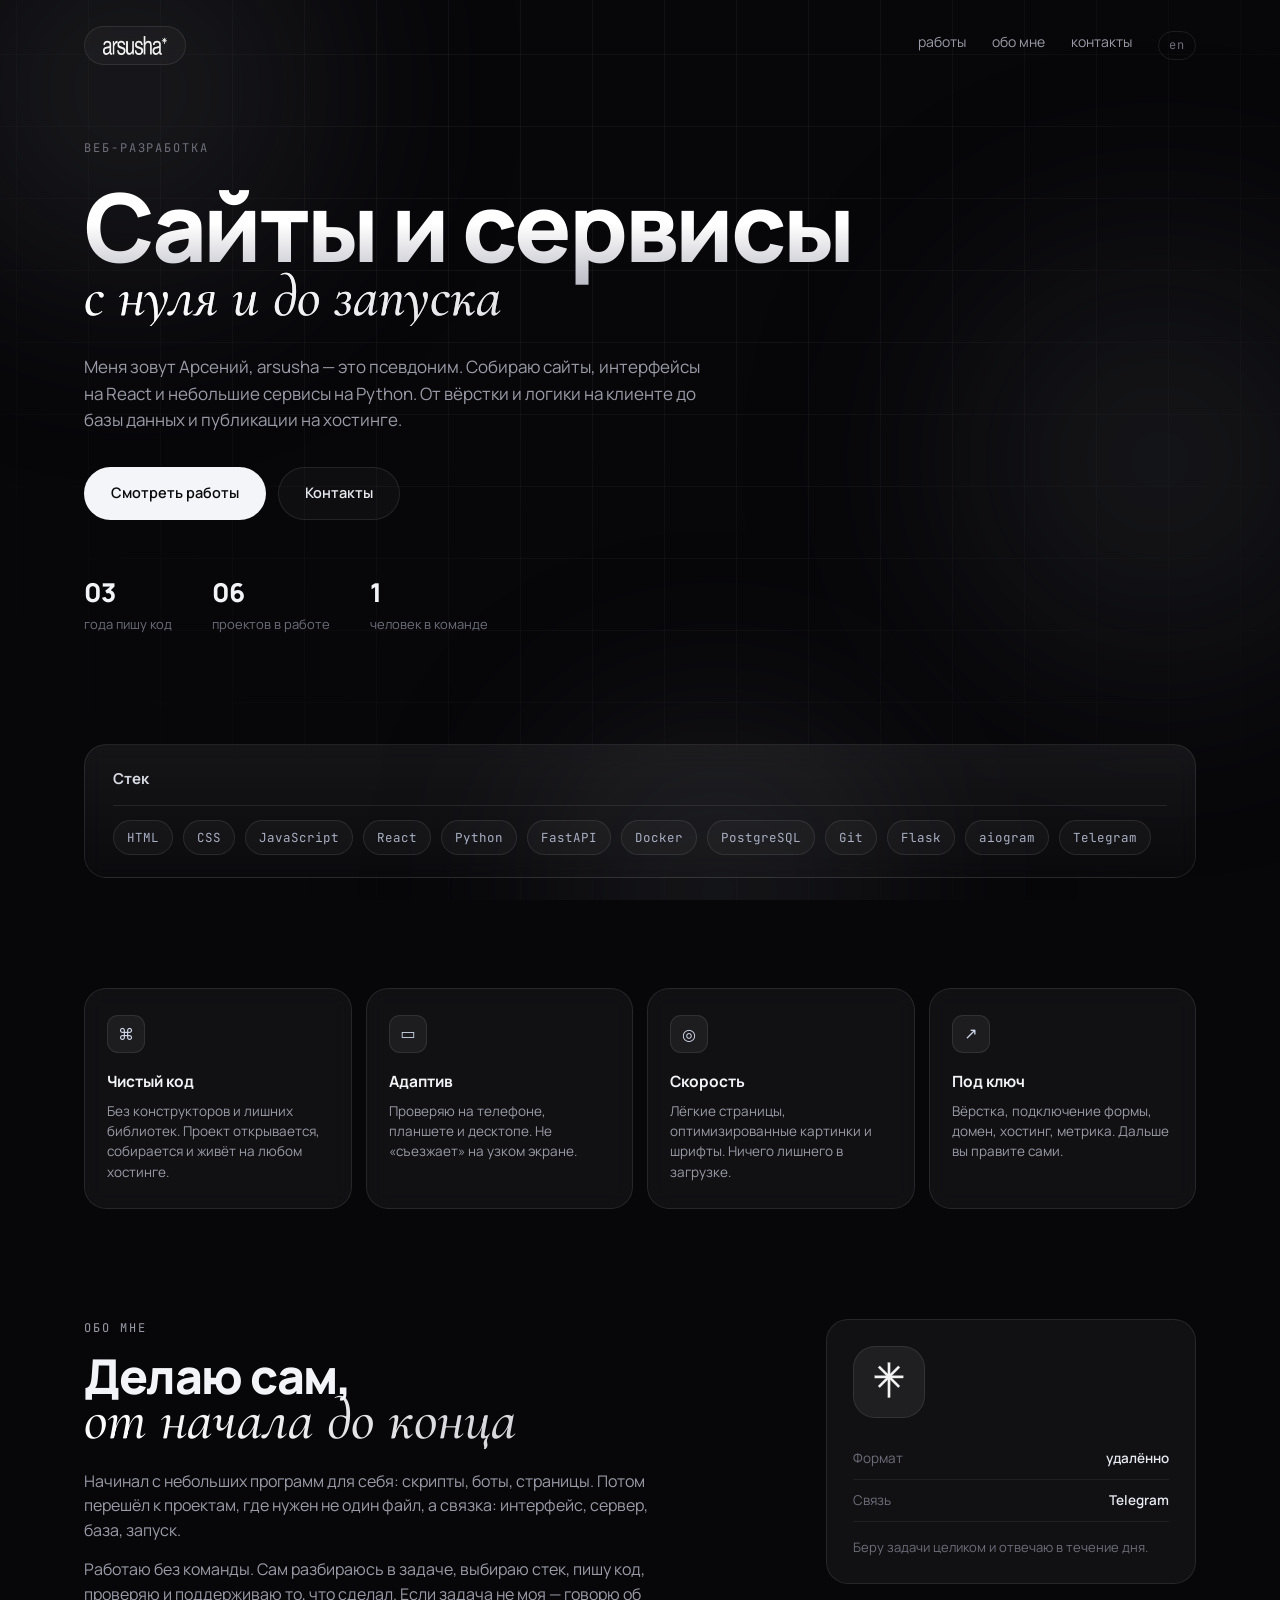
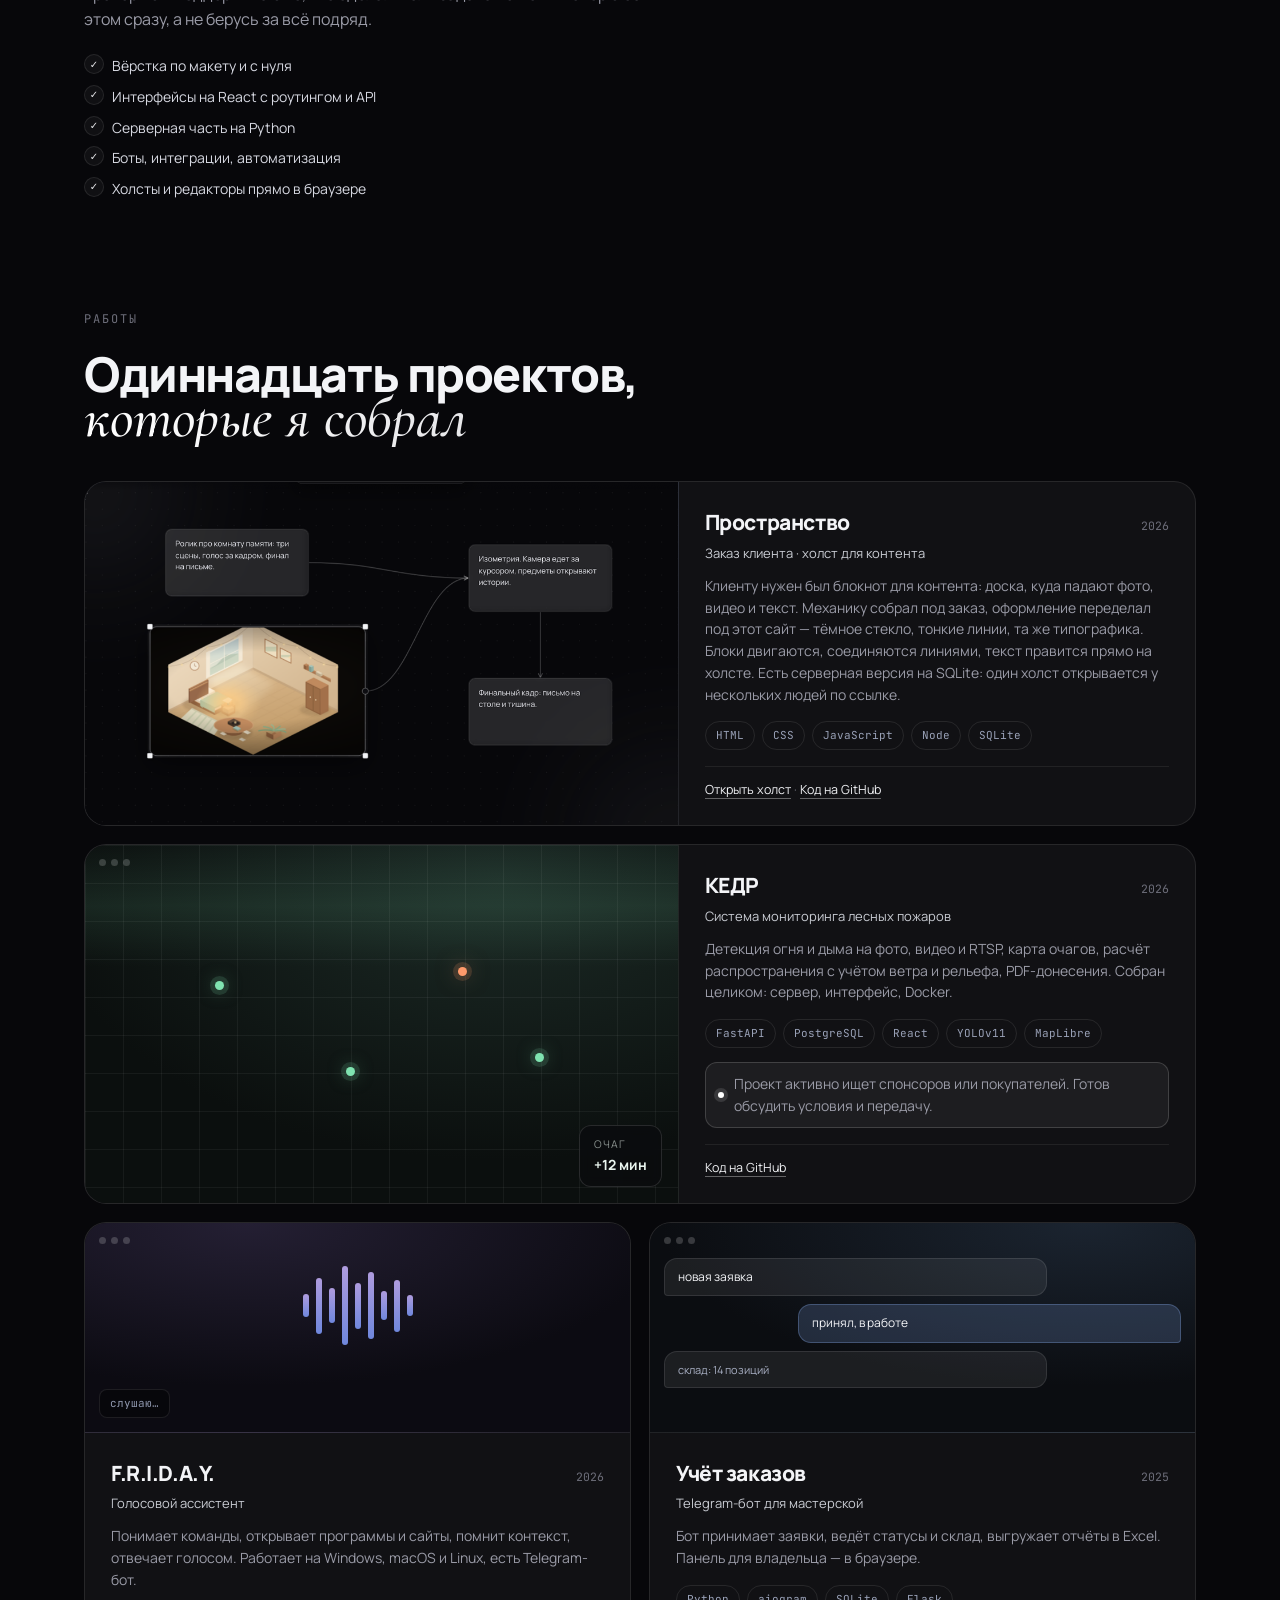
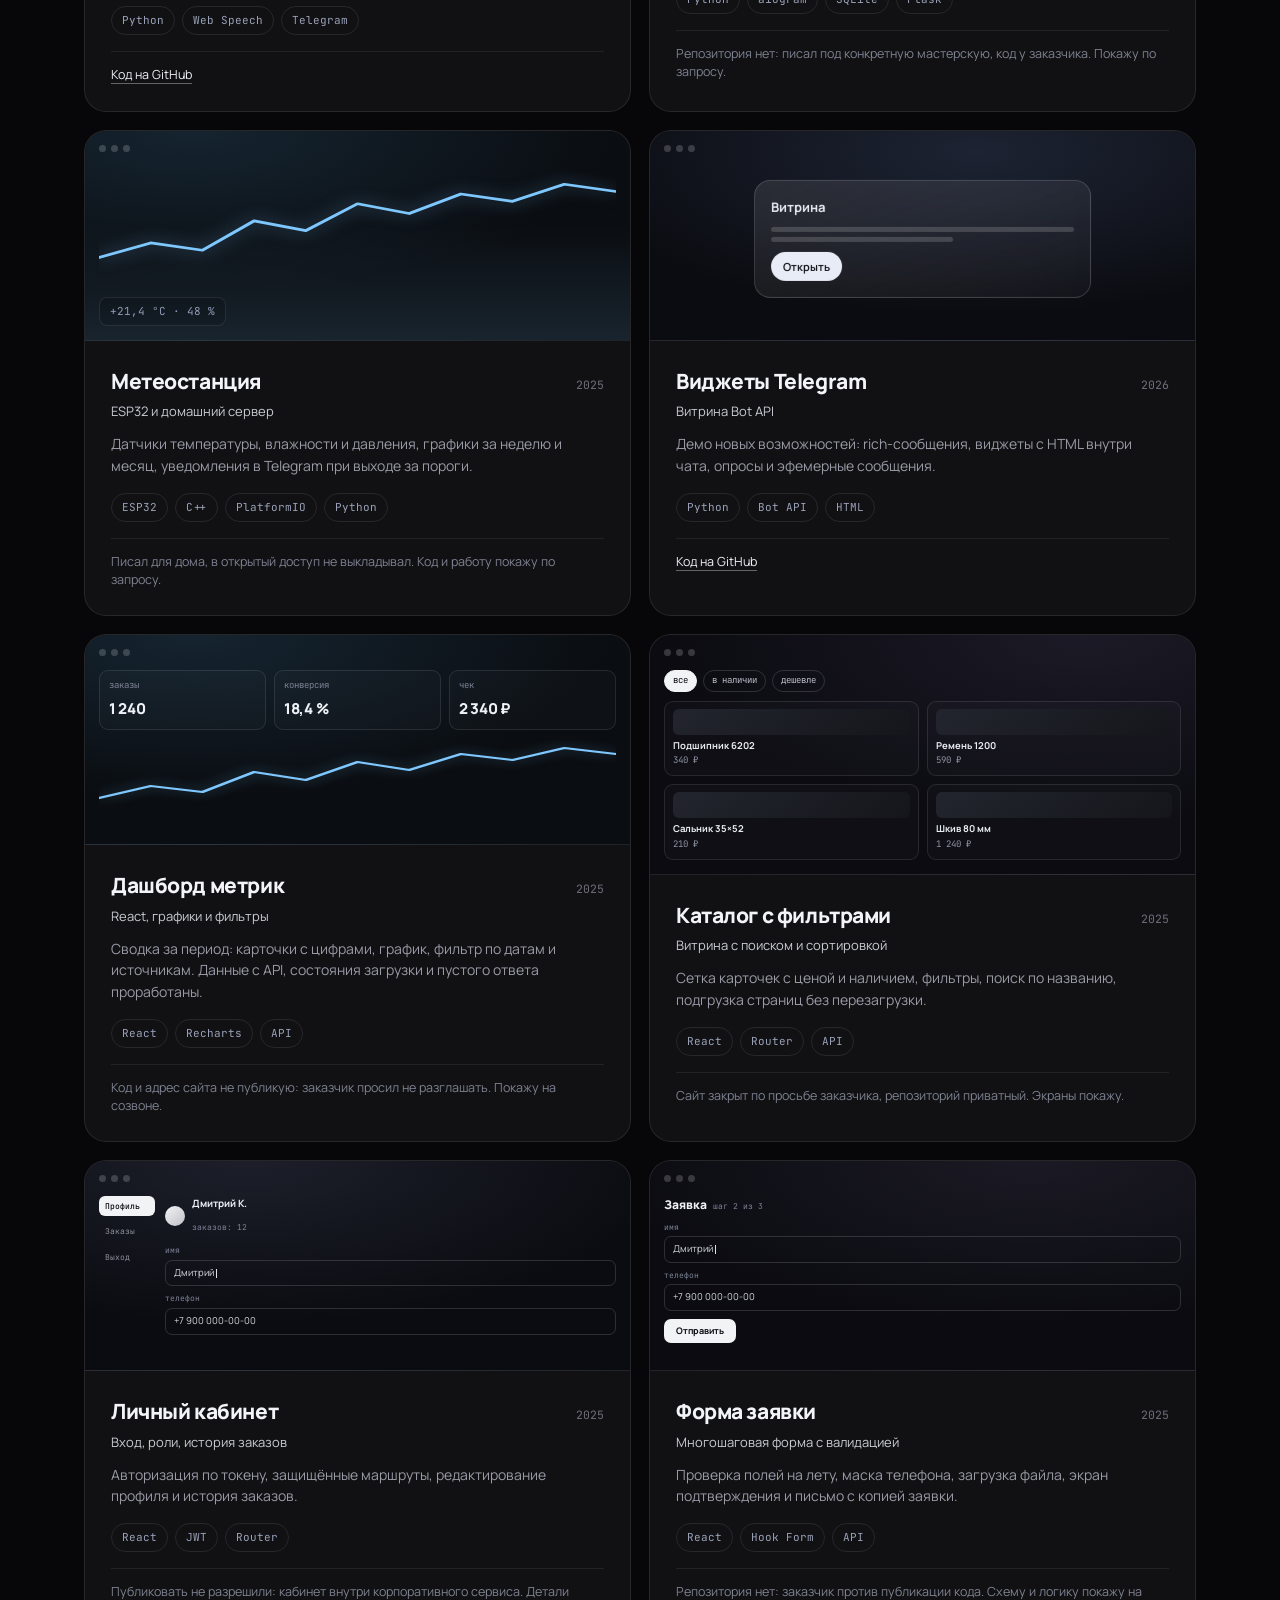
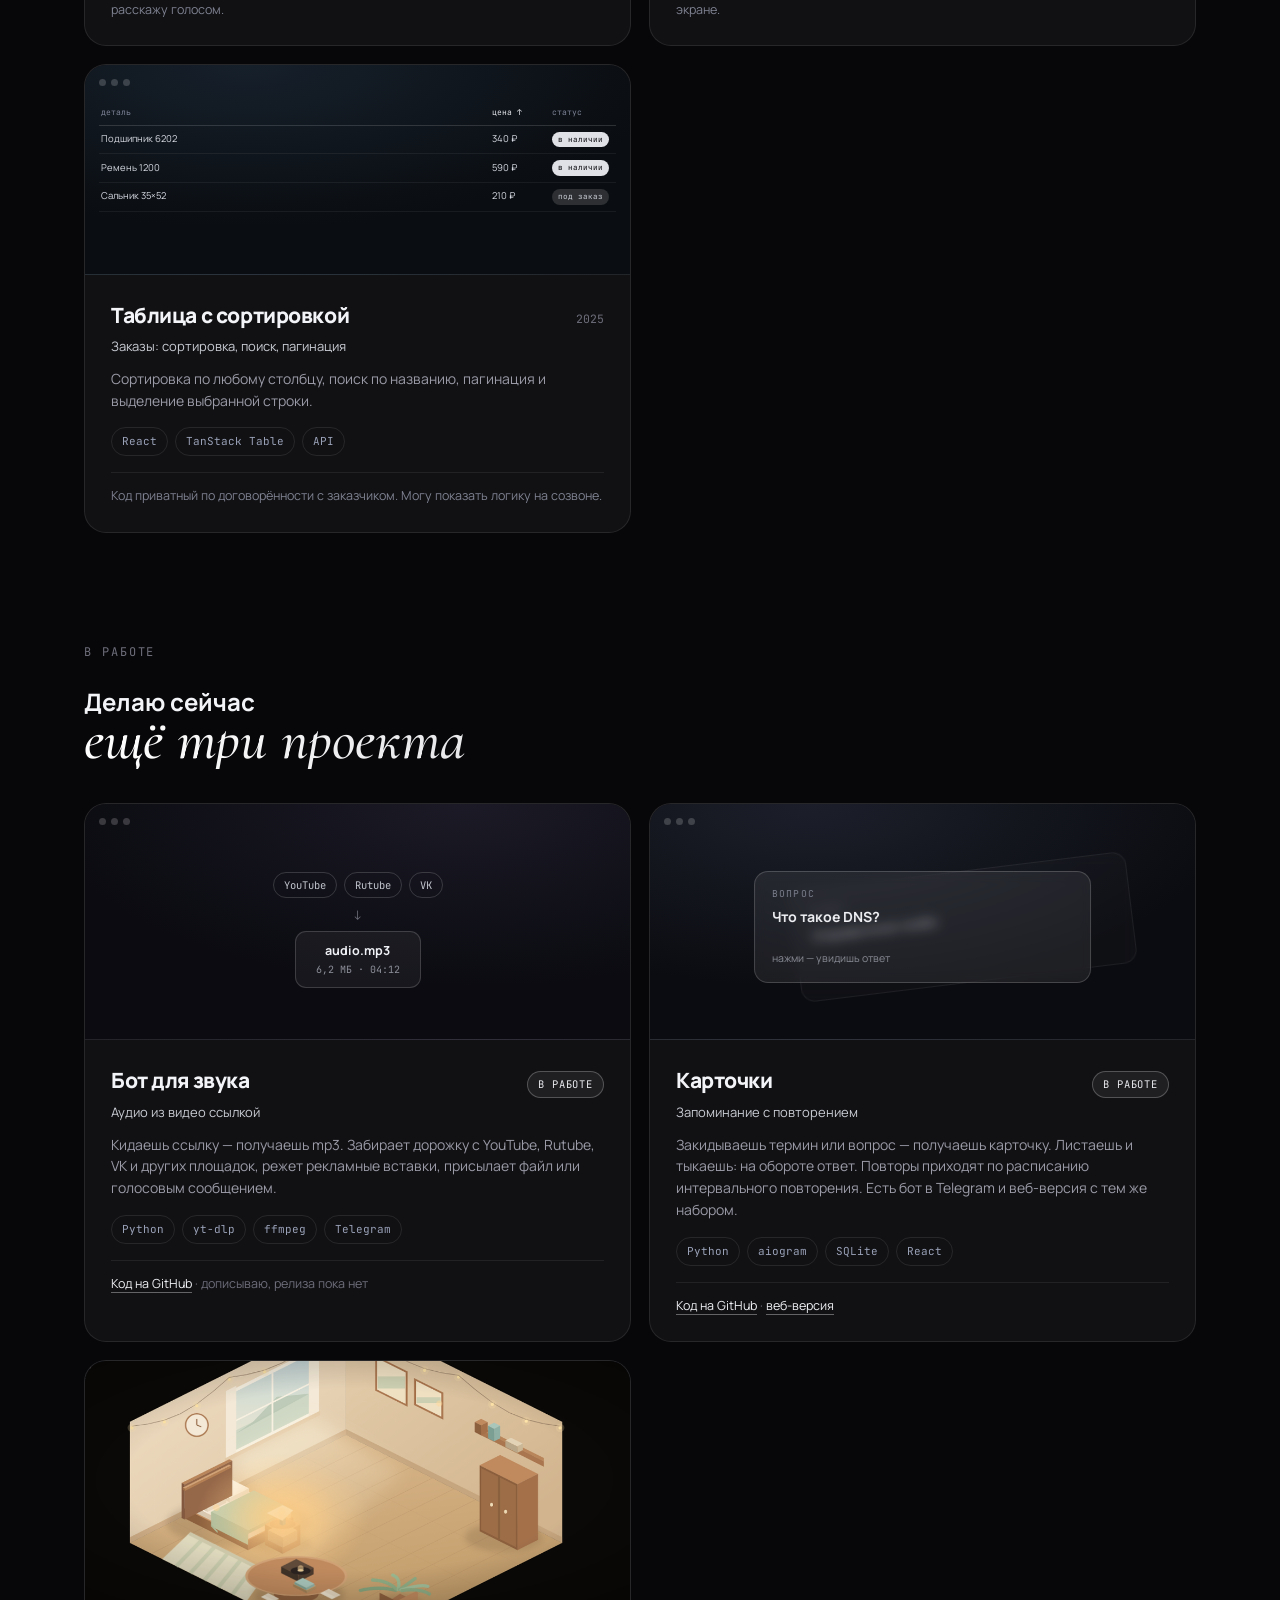
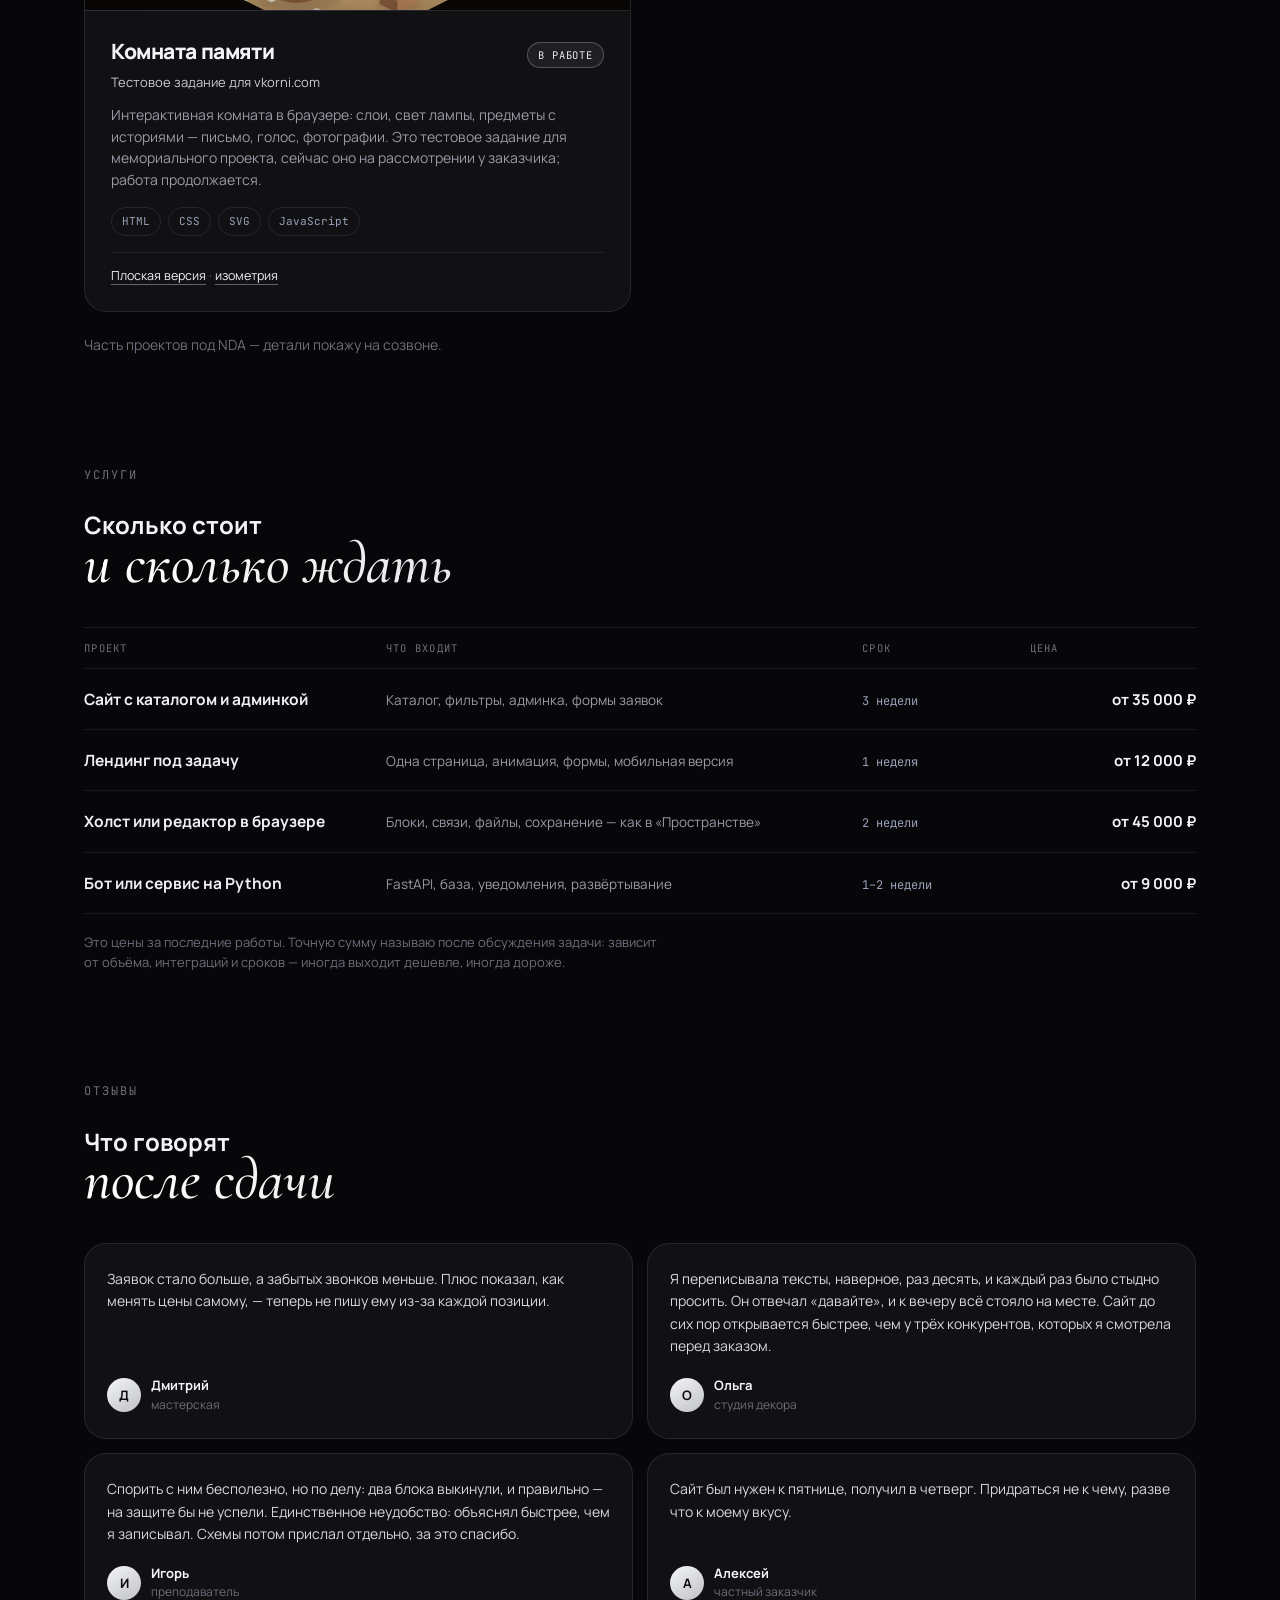
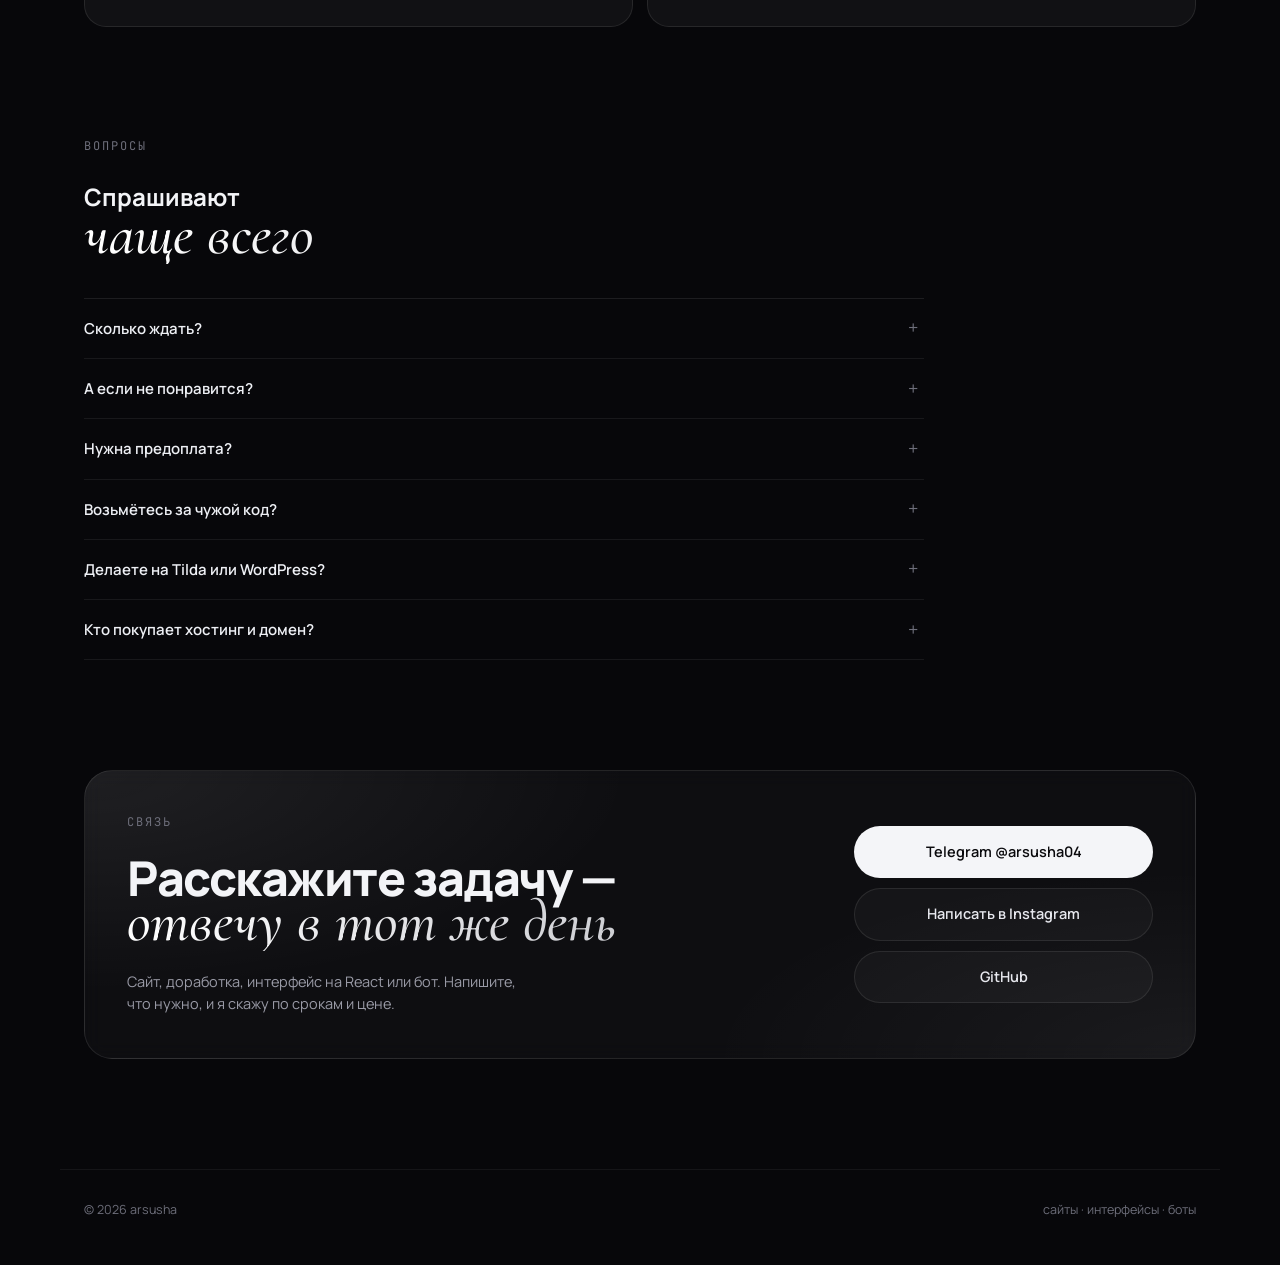
<file: index.html>
<!DOCTYPE html>
<html lang="ru">
<head>
<meta charset="UTF-8">
<meta name="viewport" content="width=device-width, initial-scale=1.0">
<title>arsusha.dev</title>
<meta name="description" content="arsusha — псевдоним Арсения. Сайты, интерфейсы на React и небольшие сервисы на Python: от вёрстки до базы и запуска.">
<meta name="theme-color" content="#07070a">
<link rel="icon" href="assets/favicon-32.png" sizes="32x32" type="image/png">
<link rel="icon" href="assets/favicon-192.png" sizes="192x192" type="image/png">
<link rel="apple-touch-icon" href="assets/apple-touch-icon.png">
<link rel="image_src" href="https://argamepro.github.io/portfolio/assets/og.png">
<meta property="og:type" content="website">
<meta property="og:url" content="https://argamepro.github.io/portfolio/">
<meta property="og:site_name" content="arsusha">
<meta property="og:title" content="arsusha.dev">
<meta property="og:description" content="Сайты, интерфейсы на React и небольшие сервисы на Python. От вёрстки до базы и запуска.">
<meta property="og:image" content="https://argamepro.github.io/portfolio/assets/og.png">
<meta name="twitter:card" content="summary_large_image">
<link rel="preconnect" href="https://fonts.googleapis.com">
<link rel="preconnect" href="https://fonts.gstatic.com" crossorigin>
<link href="https://fonts.googleapis.com/css2?family=Manrope:wght@400;500;700;800&family=Cormorant+Garamond:ital,wght@1,500;1,600&family=JetBrains+Mono:wght@400;500&display=swap" rel="stylesheet">
<link rel="stylesheet" href="css/style.css?v=4">
</head>
<body>

<div class="bg">
  <div class="bg-grid"></div>
  <div class="glow glow-1"></div>
  <div class="glow glow-2"></div>
  <div class="glow glow-3"></div>
</div>

<header class="top">
  <a class="badge" href="#top" aria-label="arsusha">
    <img class="badge-logo" src="assets/logo-arsusha.png" width="64" height="19" alt="arsusha">
  </a>
  <nav class="nav">
    <a href="#works">работы</a>
    <a href="#about">обо мне</a>
    <a href="#contact">контакты</a>
    <a class="lang" href="en/" hreflang="en">en</a>
  </nav>
</header>

<main id="top">

  <section class="hero">
    <p class="eyebrow reveal">веб-разработка</p>
    <h1 class="reveal">
      Сайты и сервисы
      <span class="hand">с нуля и до запуска</span>
    </h1>
    <p class="lead reveal">
      Меня зовут Арсений, arsusha — это псевдоним. Собираю сайты, интерфейсы на React и небольшие
      сервисы на Python.
      От вёрстки и логики на клиенте до базы данных и публикации на хостинге.
    </p>
    <div class="actions reveal">
      <a class="btn btn-primary" href="#works">Смотреть работы</a>
      <a class="btn btn-ghost" href="#contact">Контакты</a>
    </div>

    <ul class="facts reveal">
      <li><b>03</b><span>года пишу код</span></li>
      <li><b>06</b><span>проектов в работе</span></li>
      <li><b>1</b><span>человек в команде</span></li>
    </ul>
  </section>

  <section class="strip reveal">
    <span class="strip-title">Стек</span>
    <ul class="stack">
      <li>HTML</li>
      <li>CSS</li>
      <li>JavaScript</li>
      <li>React</li>
      <li>Python</li>
      <li>FastAPI</li>
      <li>Docker</li>
      <li>PostgreSQL</li>
      <li>Git</li>
      <li>Flask</li>
      <li>aiogram</li>
      <li>Telegram</li>
    </ul>
  </section>

  <section class="cards reveal">
    <article class="card">
      <span class="ico">⌘</span>
      <h3>Чистый код</h3>
      <p>Без конструкторов и лишних библиотек. Проект открывается, собирается и живёт на любом хостинге.</p>
    </article>
    <article class="card">
      <span class="ico">▭</span>
      <h3>Адаптив</h3>
      <p>Проверяю на телефоне, планшете и десктопе. Не «съезжает» на узком экране.</p>
    </article>
    <article class="card">
      <span class="ico">◎</span>
      <h3>Скорость</h3>
      <p>Лёгкие страницы, оптимизированные картинки и шрифты. Ничего лишнего в загрузке.</p>
    </article>
    <article class="card">
      <span class="ico">↗</span>
      <h3>Под ключ</h3>
      <p>Вёрстка, подключение формы, домен, хостинг, метрика. Дальше вы правите сами.</p>
    </article>
  </section>

  <section class="about" id="about">
    <div class="about-text reveal">
      <p class="eyebrow">обо мне</p>
      <h2>Делаю сам,<br><span class="hand">от начала до конца</span></h2>
      <p>
        Начинал с небольших программ для себя: скрипты, боты, страницы. Потом перешёл к проектам,
        где нужен не один файл, а связка: интерфейс, сервер, база, запуск.
      </p>
      <p>
        Работаю без команды. Сам разбираюсь в задаче, выбираю стек, пишу код, проверяю и поддерживаю
        то, что сделал. Если задача не моя — говорю об этом сразу, а не берусь за всё подряд.
      </p>
      <ul class="check">
        <li>Вёрстка по макету и с нуля</li>
        <li>Интерфейсы на React с роутингом и API</li>
        <li>Серверная часть на Python</li>
        <li>Боты, интеграции, автоматизация</li>
        <li>Холсты и редакторы прямо в браузере</li>
      </ul>
    </div>
    <aside class="about-card reveal">
      <div class="avatar"><img src="assets/logo-mark.svg" width="28" height="28" alt=""></div>
      <div class="about-card-row"><span>Формат</span><b>удалённо</b></div>
      <div class="about-card-row"><span>Связь</span><b>Telegram</b></div>
      <p class="about-note">Беру задачи целиком и отвечаю в течение дня.</p>
    </aside>
  </section>

  <section class="works" id="works">
    <div class="works-head reveal">
      <p class="eyebrow">работы</p>
      <h2>Одиннадцать проектов,<br><span class="hand">которые я собрал</span></h2>
    </div>

    <div class="grid">

      <article class="work work-wide reveal">
        <div class="preview has-img tall">
          <img class="preview-img" src="assets/kwork/space/board.png" alt="Холст «Пространство» с блоками и связями" loading="lazy">
          <span class="preview-caption">холст · связи · автосохранение</span>
        </div>
        <div class="work-body">
          <div class="work-top"><h3>Пространство</h3><span class="year">2026</span></div>
          <p class="work-sub">Заказ клиента · холст для контента</p>
          <p>Клиенту нужен был блокнот для контента: доска, куда падают фото, видео и текст.
            Механику собрал под заказ, оформление переделал под этот сайт — тёмное стекло,
            тонкие линии, та же типографика. Блоки двигаются, соединяются линиями, текст
            правится прямо на холсте. Есть серверная версия на SQLite: один холст открывается
            у нескольких людей по ссылке.</p>
          <ul class="tags"><li>HTML</li><li>CSS</li><li>JavaScript</li><li>Node</li><li>SQLite</li></ul>
          <p class="work-foot"><a href="https://argamepro.github.io/space/" target="_blank" rel="noopener">Открыть холст</a> · <a href="https://github.com/ARGAMEPRO/space" target="_blank" rel="noopener">Код на GitHub</a></p>
        </div>
      </article>

      <article class="work work-wide reveal">
        <div class="preview pv-map">
          <div class="pv-top"><i></i><i></i><i></i></div>
          <div class="pv-map-body">
            <div class="pv-dot" style="left:22%;top:38%"></div>
            <div class="pv-dot" style="left:44%;top:62%"></div>
            <div class="pv-dot hot" style="left:63%;top:34%"></div>
            <div class="pv-dot" style="left:76%;top:58%"></div>
            <div class="pv-panel">
              <span>очаг</span><b>+12 мин</b>
            </div>
          </div>
        </div>
        <div class="work-body">
          <div class="work-top"><h3>КЕДР</h3><span class="year">2026</span></div>
          <p class="work-sub">Система мониторинга лесных пожаров</p>
          <p>Детекция огня и дыма на фото, видео и RTSP, карта очагов, расчёт распространения с учётом ветра и рельефа, PDF-донесения. Собран целиком: сервер, интерфейс, Docker.</p>
          <ul class="tags"><li>FastAPI</li><li>PostgreSQL</li><li>React</li><li>YOLOv11</li><li>MapLibre</li></ul>
          <p class="work-note">Проект активно ищет спонсоров или покупателей. Готов обсудить условия и передачу.</p>
          <p class="work-foot"><a href="https://github.com/ARGAMEPRO/KEDER" target="_blank" rel="noopener">Код на GitHub</a></p>
        </div>
      </article>

      <article class="work reveal">
        <div class="preview pv-voice">
          <div class="pv-top"><i></i><i></i><i></i></div>
          <div class="pv-bars"><i></i><i></i><i></i><i></i><i></i><i></i><i></i><i></i><i></i></div>
          <div class="pv-caption">слушаю…</div>
        </div>
        <div class="work-body">
          <div class="work-top"><h3>F.R.I.D.A.Y.</h3><span class="year">2026</span></div>
          <p class="work-sub">Голосовой ассистент</p>
          <p>Понимает команды, открывает программы и сайты, помнит контекст, отвечает голосом. Работает на Windows, macOS и Linux, есть Telegram-бот.</p>
          <ul class="tags"><li>Python</li><li>Web Speech</li><li>Telegram</li></ul>
          <p class="work-foot"><a href="https://github.com/ARGAMEPRO/friday" target="_blank" rel="noopener">Код на GitHub</a></p>
        </div>
      </article>

      <article class="work reveal">
        <div class="preview pv-chat">
          <div class="pv-top"><i></i><i></i><i></i></div>
          <div class="bubble left">новая заявка</div>
          <div class="bubble right">принял, в работе</div>
          <div class="bubble left small">склад: 14 позиций</div>
        </div>
        <div class="work-body">
          <div class="work-top"><h3>Учёт заказов</h3><span class="year">2025</span></div>
          <p class="work-sub">Telegram-бот для мастерской</p>
          <p>Бот принимает заявки, ведёт статусы и склад, выгружает отчёты в Excel. Панель для владельца — в браузере.</p>
          <ul class="tags"><li>Python</li><li>aiogram</li><li>SQLite</li><li>Flask</li></ul>
          <p class="work-foot muted">Репозитория нет: писал под конкретную мастерскую, код у заказчика. Покажу по запросу.</p>
        </div>
      </article>

      <article class="work reveal">
        <div class="preview pv-chart">
          <div class="pv-top"><i></i><i></i><i></i></div>
          <svg viewBox="0 0 300 90" preserveAspectRatio="none">
            <polyline points="0,70 30,58 60,64 90,40 120,48 150,26 180,34 210,18 240,24 270,10 300,16"/>
          </svg>
          <div class="pv-caption">+21,4 °C · 48 %</div>
        </div>
        <div class="work-body">
          <div class="work-top"><h3>Метеостанция</h3><span class="year">2025</span></div>
          <p class="work-sub">ESP32 и домашний сервер</p>
          <p>Датчики температуры, влажности и давления, графики за неделю и месяц, уведомления в Telegram при выходе за пороги.</p>
          <ul class="tags"><li>ESP32</li><li>C++</li><li>PlatformIO</li><li>Python</li></ul>
          <p class="work-foot muted">Писал для дома, в открытый доступ не выкладывал. Код и работу покажу по запросу.</p>
        </div>
      </article>

      <article class="work reveal">
        <div class="preview pv-widget">
          <div class="pv-top"><i></i><i></i><i></i></div>
          <div class="widget-card">
            <span class="w-title">Витрина</span>
            <div class="w-lines"><i></i><i></i></div>
            <span class="w-btn">Открыть</span>
          </div>
        </div>
        <div class="work-body">
          <div class="work-top"><h3>Виджеты Telegram</h3><span class="year">2026</span></div>
          <p class="work-sub">Витрина Bot API</p>
          <p>Демо новых возможностей: rich-сообщения, виджеты с HTML внутри чата, опросы и эфемерные сообщения.</p>
          <ul class="tags"><li>Python</li><li>Bot API</li><li>HTML</li></ul>
          <p class="work-foot"><a href="https://github.com/ARGAMEPRO/telegram-widget-bot" target="_blank" rel="noopener">Код на GitHub</a></p>
        </div>
      </article>
      <article class="work reveal">
        <div class="preview pv-dash">
          <div class="pv-top"><i></i><i></i><i></i></div>
          <div class="dash-tiles">
            <div><span>заказы</span><b>1 240</b></div>
            <div><span>конверсия</span><b>18,4 %</b></div>
            <div><span>чек</span><b>2 340 ₽</b></div>
          </div>
          <svg viewBox="0 0 300 74" preserveAspectRatio="none">
            <polyline points="0,60 30,48 60,54 90,34 120,42 150,24 180,32 210,16 240,22 270,10 300,16"/>
          </svg>
        </div>
        <div class="work-body">
          <div class="work-top"><h3>Дашборд метрик</h3><span class="year">2025</span></div>
          <p class="work-sub">React, графики и фильтры</p>
          <p>Сводка за период: карточки с цифрами, график, фильтр по датам и источникам. Данные с API, состояния загрузки и пустого ответа проработаны.</p>
          <ul class="tags"><li>React</li><li>Recharts</li><li>API</li></ul>
          <p class="work-foot muted">Код и адрес сайта не публикую: заказчик просил не разглашать. Покажу на созвоне.</p>
        </div>
      </article>

      <article class="work reveal">
        <div class="preview pv-cat">
          <div class="pv-top"><i></i><i></i><i></i></div>
          <div class="cat-filters"><span class="on">все</span><span>в наличии</span><span>дешевле</span></div>
          <div class="cat-grid">
            <div class="cat-card"><i></i><b>Подшипник 6202</b><em>340 ₽</em></div>
            <div class="cat-card"><i></i><b>Ремень 1200</b><em>590 ₽</em></div>
            <div class="cat-card"><i></i><b>Сальник 35×52</b><em>210 ₽</em></div>
            <div class="cat-card"><i></i><b>Шкив 80 мм</b><em>1 240 ₽</em></div>
          </div>
        </div>
        <div class="work-body">
          <div class="work-top"><h3>Каталог с фильтрами</h3><span class="year">2025</span></div>
          <p class="work-sub">Витрина с поиском и сортировкой</p>
          <p>Сетка карточек с ценой и наличием, фильтры, поиск по названию, подгрузка страниц без перезагрузки.</p>
          <ul class="tags"><li>React</li><li>Router</li><li>API</li></ul>
          <p class="work-foot muted">Сайт закрыт по просьбе заказчика, репозиторий приватный. Экраны покажу.</p>
        </div>
      </article>

      <article class="work reveal">
        <div class="preview pv-acc">
          <div class="pv-top"><i></i><i></i><i></i></div>
          <div class="acc-wrap">
            <div class="acc-nav"><span class="on">Профиль</span><span>Заказы</span><span>Выход</span></div>
            <div class="acc-main">
              <div class="acc-head"><i class="acc-ava"></i><div><b>Дмитрий К.</b><span>заказов: 12</span></div></div>
              <div class="acc-field"><span>имя</span><div class="acc-input">Дмитрий<i class="caret"></i></div></div>
              <div class="acc-field"><span>телефон</span><div class="acc-input">+7 900 000-00-00</div></div>
            </div>
          </div>
        </div>
        <div class="work-body">
          <div class="work-top"><h3>Личный кабинет</h3><span class="year">2025</span></div>
          <p class="work-sub">Вход, роли, история заказов</p>
          <p>Авторизация по токену, защищённые маршруты, редактирование профиля и история заказов.</p>
          <ul class="tags"><li>React</li><li>JWT</li><li>Router</li></ul>
          <p class="work-foot muted">Публиковать не разрешили: кабинет внутри корпоративного сервиса. Детали расскажу голосом.</p>
        </div>
      </article>

      <article class="work reveal">
        <div class="preview pv-form2">
          <div class="pv-top"><i></i><i></i><i></i></div>
          <div class="form-wrap">
            <div class="form-title">Заявка <span>шаг 2 из 3</span></div>
            <div class="form-field"><span>имя</span><div>Дмитрий<i class="caret"></i></div></div>
            <div class="form-field"><span>телефон</span><div>+7 900 000-00-00</div></div>
            <div class="form-btn">Отправить</div>
          </div>
        </div>
        <div class="work-body">
          <div class="work-top"><h3>Форма заявки</h3><span class="year">2025</span></div>
          <p class="work-sub">Многошаговая форма с валидацией</p>
          <p>Проверка полей на лету, маска телефона, загрузка файла, экран подтверждения и письмо с копией заявки.</p>
          <ul class="tags"><li>React</li><li>Hook Form</li><li>API</li></ul>
          <p class="work-foot muted">Репозитория нет: заказчик против публикации кода. Схему и логику покажу на экране.</p>
        </div>
      </article>

      <article class="work reveal">
        <div class="preview pv-tbl">
          <div class="pv-top"><i></i><i></i><i></i></div>
          <div class="tb">
            <div class="tb-row tb-head"><span>деталь</span><span>цена ↑</span><span>статус</span></div>
            <div class="tb-row"><span>Подшипник 6202</span><span>340 ₽</span><span class="tb-tag">в наличии</span></div>
            <div class="tb-row"><span>Ремень 1200</span><span>590 ₽</span><span class="tb-tag">в наличии</span></div>
            <div class="tb-row"><span>Сальник 35×52</span><span>210 ₽</span><span class="tb-tag off">под заказ</span></div>
          </div>
        </div>
        <div class="work-body">
          <div class="work-top"><h3>Таблица с сортировкой</h3><span class="year">2025</span></div>
          <p class="work-sub">Заказы: сортировка, поиск, пагинация</p>
          <p>Сортировка по любому столбцу, поиск по названию, пагинация и выделение выбранной строки.</p>
          <ul class="tags"><li>React</li><li>TanStack Table</li><li>API</li></ul>
          <p class="work-foot muted">Код приватный по договорённости с заказчиком. Могу показать логику на созвоне.</p>
        </div>
      </article>


    </div>
  </section>



  <section class="wip" id="wip">
    <div class="works-head reveal">
      <p class="eyebrow">в работе</p>
      <h2>Делаю сейчас<br><span class="hand">ещё три проекта</span></h2>
    </div>

    <div class="grid">
      <article class="work reveal">
        <div class="preview pv-audio">
          <div class="pv-top"><i></i><i></i><i></i></div>
          <div class="au-row"><span>YouTube</span><span>Rutube</span><span>VK</span></div>
          <div class="au-arrow">↓</div>
          <div class="au-file"><b>audio.mp3</b><span>6,2 МБ · 04:12</span></div>
        </div>
        <div class="work-body">
          <div class="work-top"><h3>Бот для звука</h3><span class="work-status">в работе</span></div>
          <p class="work-sub">Аудио из видео ссылкой</p>
          <p>Кидаешь ссылку — получаешь mp3. Забирает дорожку с YouTube, Rutube, VK и других площадок,
            режет рекламные вставки, присылает файл или голосовым сообщением.</p>
          <ul class="tags"><li>Python</li><li>yt-dlp</li><li>ffmpeg</li><li>Telegram</li></ul>
          <p class="work-foot"><a href="https://github.com/ARGAMEPRO/audio-bot" target="_blank" rel="noopener">Код на GitHub</a> · дописываю, релиза пока нет</p>
        </div>
      </article>

      <article class="work reveal">
        <div class="preview pv-flash">
          <div class="pv-top"><i></i><i></i><i></i></div>
          <div class="fc-card fc-back"><span class="fc-side">ответ</span><b>Справочник имён</b></div>
          <div class="fc-card"><span class="fc-side">вопрос</span><b>Что такое DNS?</b><span class="fc-hint">нажми — увидишь ответ</span></div>
        </div>
        <div class="work-body">
          <div class="work-top"><h3>Карточки</h3><span class="work-status">в работе</span></div>
          <p class="work-sub">Запоминание с повторением</p>
          <p>Закидываешь термин или вопрос — получаешь карточку. Листаешь и тыкаешь: на обороте ответ.
            Повторы приходят по расписанию интервального повторения. Есть бот в Telegram и веб-версия с тем же набором.</p>
          <ul class="tags"><li>Python</li><li>aiogram</li><li>SQLite</li><li>React</li></ul>
          <p class="work-foot"><a href="https://github.com/ARGAMEPRO/flashcards" target="_blank" rel="noopener">Код на GitHub</a> · <a href="https://argamepro.github.io/flashcards/" target="_blank" rel="noopener">веб-версия</a></p>
    
      </article>

      <article class="work reveal">
        <div class="preview has-img tall">
          <img class="preview-img" src="assets/kwork/vkorni/room.png" alt="Изометрическая комната памяти" loading="lazy">
          <span class="preview-caption">2D-сцена · изометрия</span>
        </div>
        <div class="work-body">
          <div class="work-top"><h3>Комната памяти</h3><span class="work-status">в работе</span></div>
          <p class="work-sub">Тестовое задание для vkorni.com</p>
          <p>Интерактивная комната в браузере: слои, свет лампы, предметы с историями — письмо, голос,
            фотографии. Это тестовое задание для мемориального проекта, сейчас оно на рассмотрении
            у заказчика; работа продолжается.</p>
          <ul class="tags"><li>HTML</li><li>CSS</li><li>SVG</li><li>JavaScript</li></ul>
          <p class="work-foot"><a href="https://argamepro.github.io/vkorni-room/" target="_blank" rel="noopener">Плоская версия</a> · <a href="https://argamepro.github.io/vkorni-room/iso/" target="_blank" rel="noopener">изометрия</a></p>
        </div>
      </article>
    </div>
    <p class="works-note reveal">Часть проектов под NDA — детали покажу на созвоне.</p>
  </section>

  <section class="prices" id="prices">
    <div class="works-head reveal">
      <p class="eyebrow">услуги</p>
      <h2>Сколько стоит<br><span class="hand">и сколько ждать</span></h2>
    </div>
      <div class="price-table reveal">
        <div class="price-row price-head"><span>Проект</span><span>Что входит</span><span>Срок</span><span>Цена</span></div>
        <div class="price-row">
          <span class="price-name">Сайт с каталогом и админкой</span>
          <span class="price-desc">Каталог, фильтры, админка, формы заявок</span>
          <span class="price-term">3 недели</span>
          <span class="price-sum">от 35 000 ₽</span>
        </div>
        <div class="price-row">
          <span class="price-name">Лендинг под задачу</span>
          <span class="price-desc">Одна страница, анимация, формы, мобильная версия</span>
          <span class="price-term">1 неделя</span>
          <span class="price-sum">от 12 000 ₽</span>
        </div>
        <div class="price-row">
          <span class="price-name">Холст или редактор в браузере</span>
          <span class="price-desc">Блоки, связи, файлы, сохранение — как в «Пространстве»</span>
          <span class="price-term">2 недели</span>
          <span class="price-sum">от 45 000 ₽</span>
        </div>
        <div class="price-row">
          <span class="price-name">Бот или сервис на Python</span>
          <span class="price-desc">FastAPI, база, уведомления, развёртывание</span>
          <span class="price-term">1–2 недели</span>
          <span class="price-sum">от 9 000 ₽</span>
        </div>
      </div>
    <p class="price-note reveal">Это цены за последние работы. Точную сумму называю после обсуждения задачи: зависит от объёма, интеграций и сроков — иногда выходит дешевле, иногда дороже.</p>
  </section>

  <section class="reviews" id="reviews">
    <div class="works-head reveal">
      <p class="eyebrow">отзывы</p>
      <h2>Что говорят<br><span class="hand">после сдачи</span></h2>
    </div>
    <div class="reviews-grid">
      <article class="review reveal">
        <p>Заявок стало больше, а забытых звонков меньше. Плюс показал, как менять цены
          самому, — теперь не пишу ему из-за каждой позиции.</p>
        <div class="review-author">
          <span class="review-avatar">Д</span>
          <div><b>Дмитрий</b><span>мастерская</span></div>
        </div>
      </article>
      <article class="review reveal">
        <p>Я переписывала тексты, наверное, раз десять, и каждый раз было стыдно просить. Он
          отвечал «давайте», и к вечеру всё стояло на месте. Сайт до сих пор открывается быстрее,
          чем у трёх конкурентов, которых я смотрела перед заказом.</p>
        <div class="review-author">
          <span class="review-avatar">О</span>
          <div><b>Ольга</b><span>студия декора</span></div>
        </div>
      </article>
      <article class="review reveal">
        <p>Спорить с ним бесполезно, но по делу: два блока выкинули, и правильно — на защите бы
          не успели. Единственное неудобство: объяснял быстрее, чем я записывал. Схемы потом
          прислал отдельно, за это спасибо.</p>
        <div class="review-author">
          <span class="review-avatar">И</span>
          <div><b>Игорь</b><span>преподаватель</span></div>
        </div>
      </article>
      <article class="review reveal">
        <p>Сайт был нужен к пятнице, получил в четверг. Придраться не к чему, разве что к
          моему вкусу.</p>
        <div class="review-author">
          <span class="review-avatar">А</span>
          <div><b>Алексей</b><span>частный заказчик</span></div>
        </div>
      </article>
    </div>
  </section>

  <section class="faq" id="faq">
    <div class="works-head reveal">
      <p class="eyebrow">вопросы</p>
      <h2>Спрашивают<br><span class="hand">чаще всего</span></h2>
    </div>
    <div class="faq-list reveal">
      <details>
        <summary>Сколько ждать?</summary>
        <p>Лендинг — три дня, доработку — день или два, бота — до недели. Срок считаю с того момента,
          когда есть текст и макет. Пока их нет, не начинаю: иначе потом переделываю по десять раз,
          и виноваты оба.</p>
      </details>
      <details>
        <summary>А если не понравится?</summary>
        <p>Сначала показываю черновик, правки по нему бесплатны. После сдачи семь дней исправляю то,
          что не работает или отличается от макета. Если хочется поменять саму идею — это уже другая
          работа, но обсудим по-человечески.</p>
      </details>
      <details>
        <summary>Нужна предоплата?</summary>
        <p>Через биржу — как она устроена, деньги приходят после сдачи. Напрямую беру половину
          вперёд, половину после.</p>
      </details>
      <details>
        <summary>Возьмётесь за чужой код?</summary>
        <p>Да, если это HTML, CSS, JavaScript или React. Сначала смотрю, что там, и только потом
          называю цену. Иногда дешевле переписать, чем чинить, — тогда так и скажу.</p>
      </details>
      <details>
        <summary>Делаете на Tilda или WordPress?</summary>
        <p>Нет, только ручная вёрстка. Конструкторы — отдельная работа, и я в ней не силён. Если нужен
          именно конструктор, лучше найти того, кто делает на нём каждый день.</p>
      </details>
      <details>
        <summary>Кто покупает хостинг и домен?</summary>
        <p>Вы. Это ваши документы и ваши деньги, держать их у себя я не должен. Помогу выбрать,
          купить и привязать — входит в работу.</p>
      </details>
    </div>
  </section>

  <section class="contact" id="contact">
    <div class="contact-card reveal">
      <div>
        <p class="eyebrow">связь</p>
        <h2>Расскажите задачу —<br><span class="hand">отвечу в тот же день</span></h2>
        <p class="contact-text">Сайт, доработка, интерфейс на React или бот. Напишите, что нужно, и я скажу по срокам и цене.</p>
      </div>
      <div class="contact-links">
        <a class="btn btn-primary" href="https://t.me/arsusha04" target="_blank" rel="noopener">Telegram @arsusha04</a>
        <a class="btn btn-ghost" href="https://ig.me/m/arsusha14" target="_blank" rel="noopener">Написать в Instagram</a>
        <a class="btn btn-ghost" href="https://github.com/ARGAMEPRO" target="_blank" rel="noopener">GitHub</a>
      </div>
    </div>
  </section>

</main>

<footer class="foot">
  <span>© <span id="year">2026</span> arsusha</span>
  <span>сайты · интерфейсы · боты</span>
</footer>

<script src="js/main.js"></script>
</body>
</html>
</file>
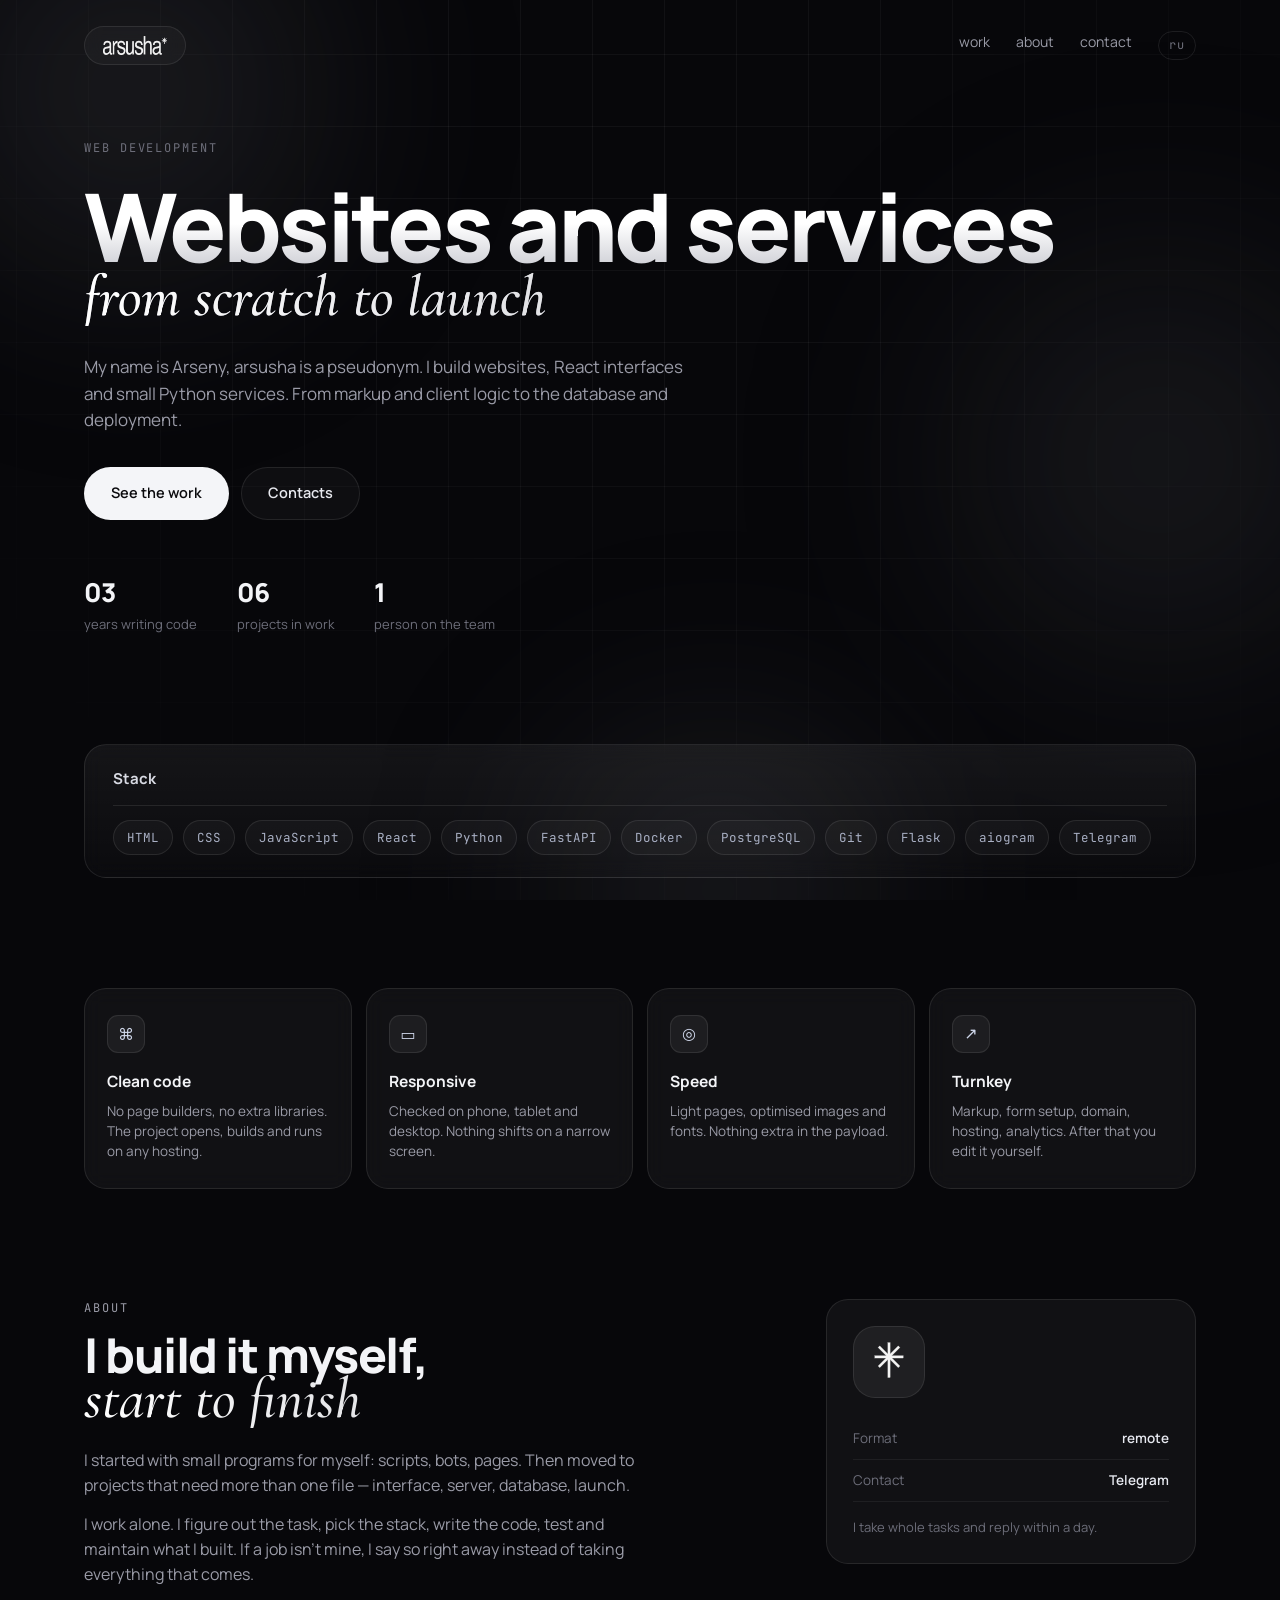
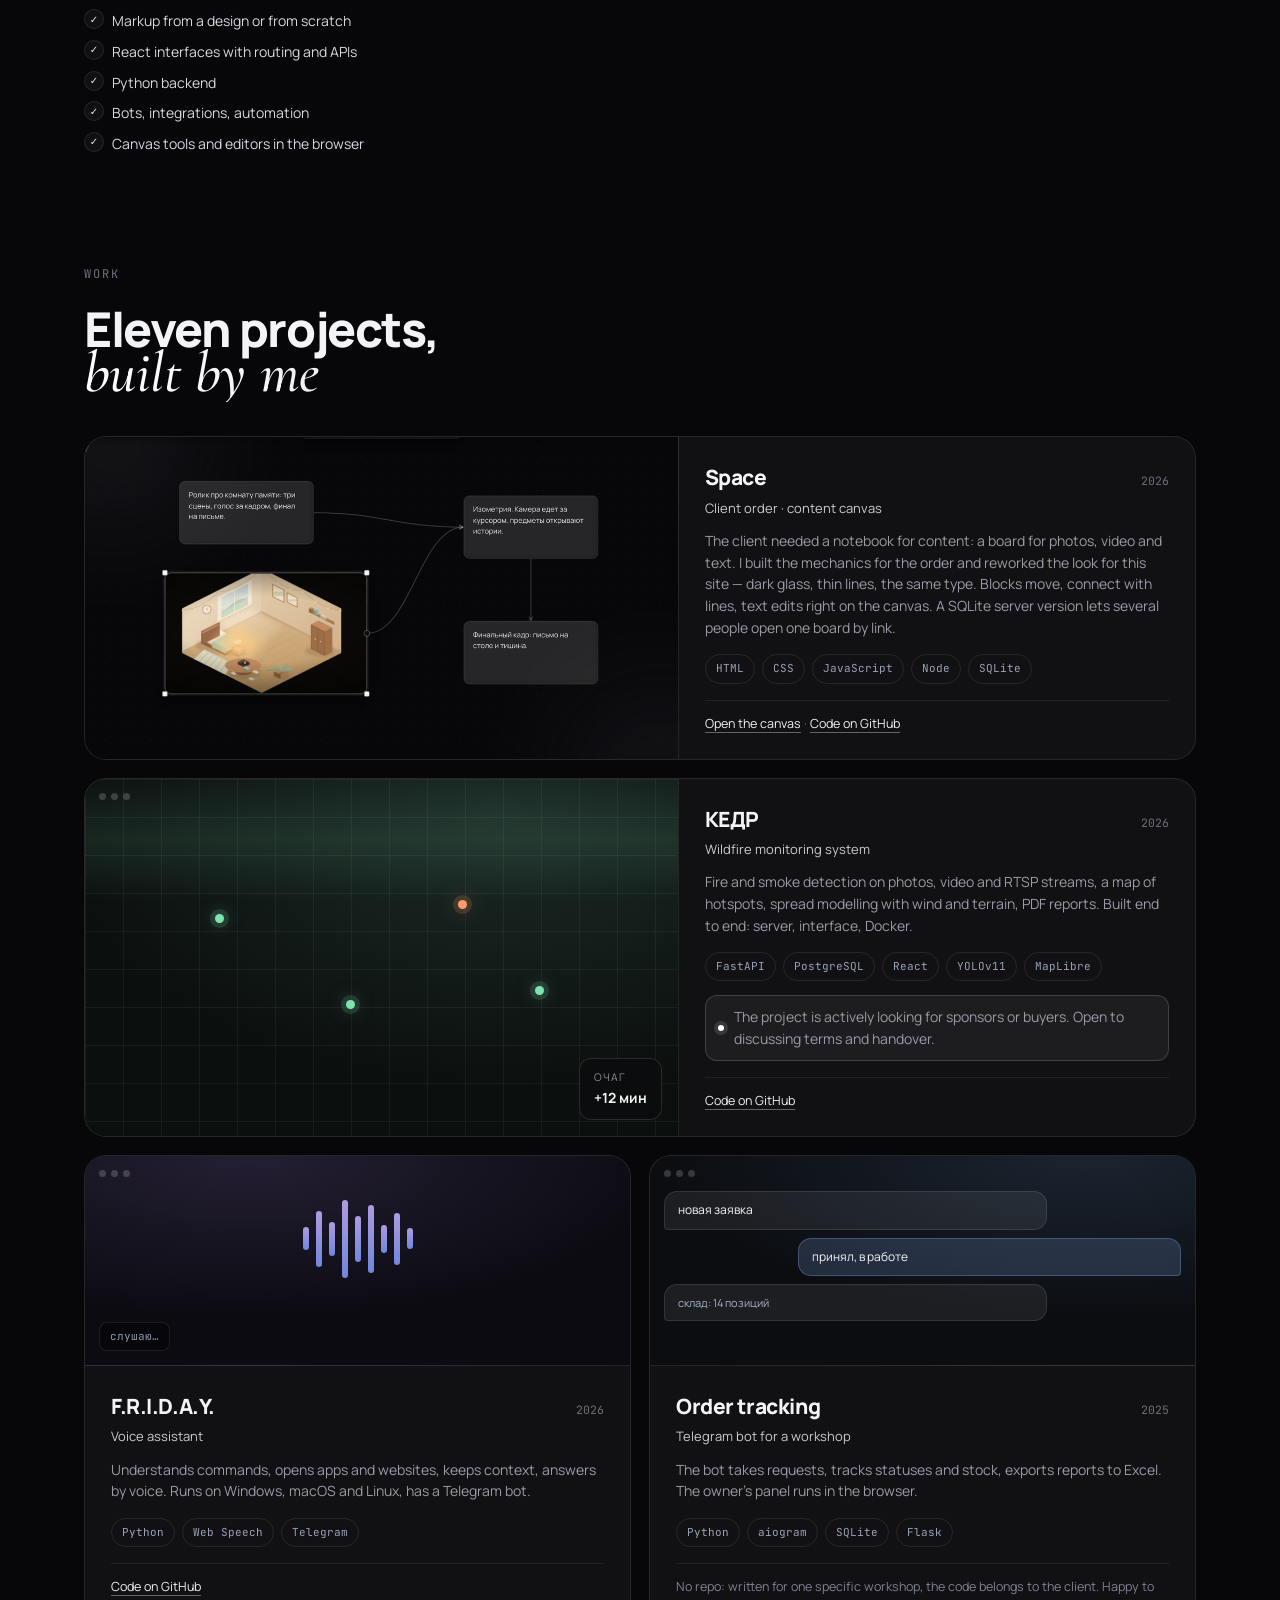
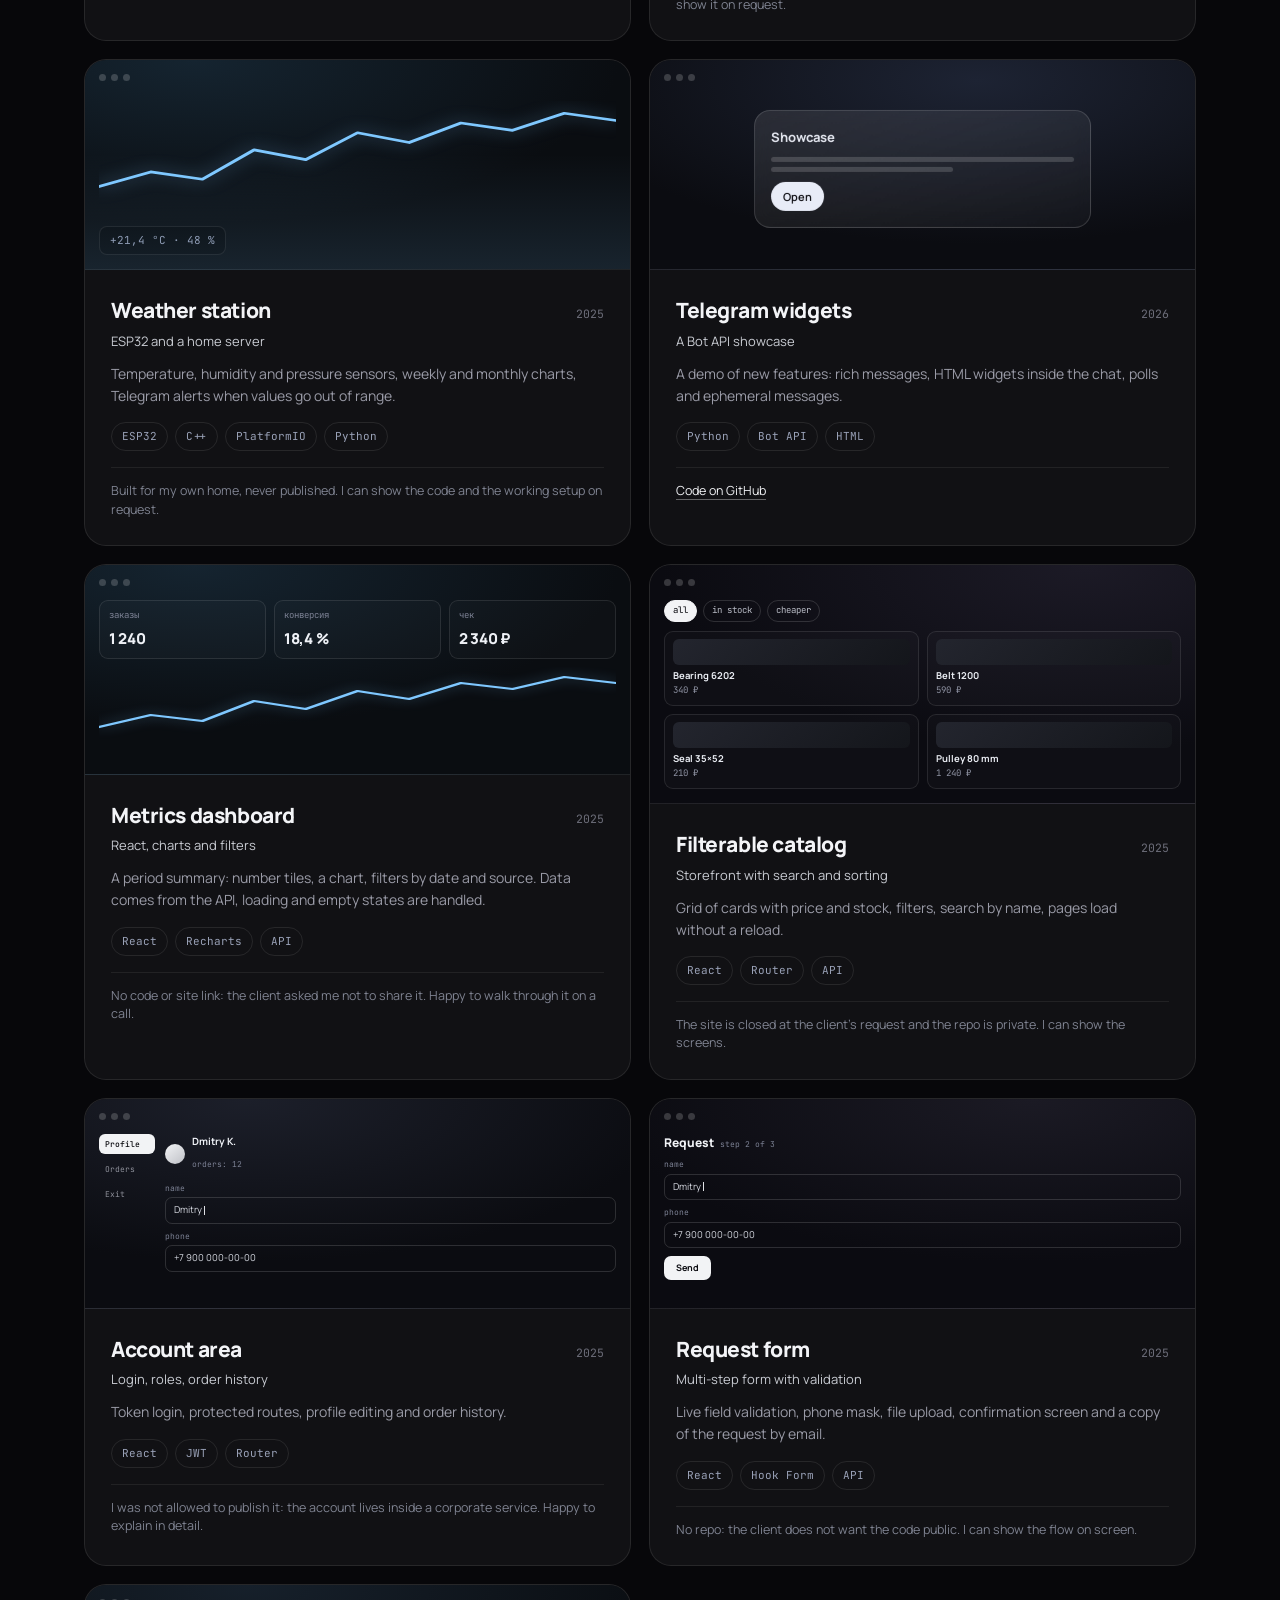
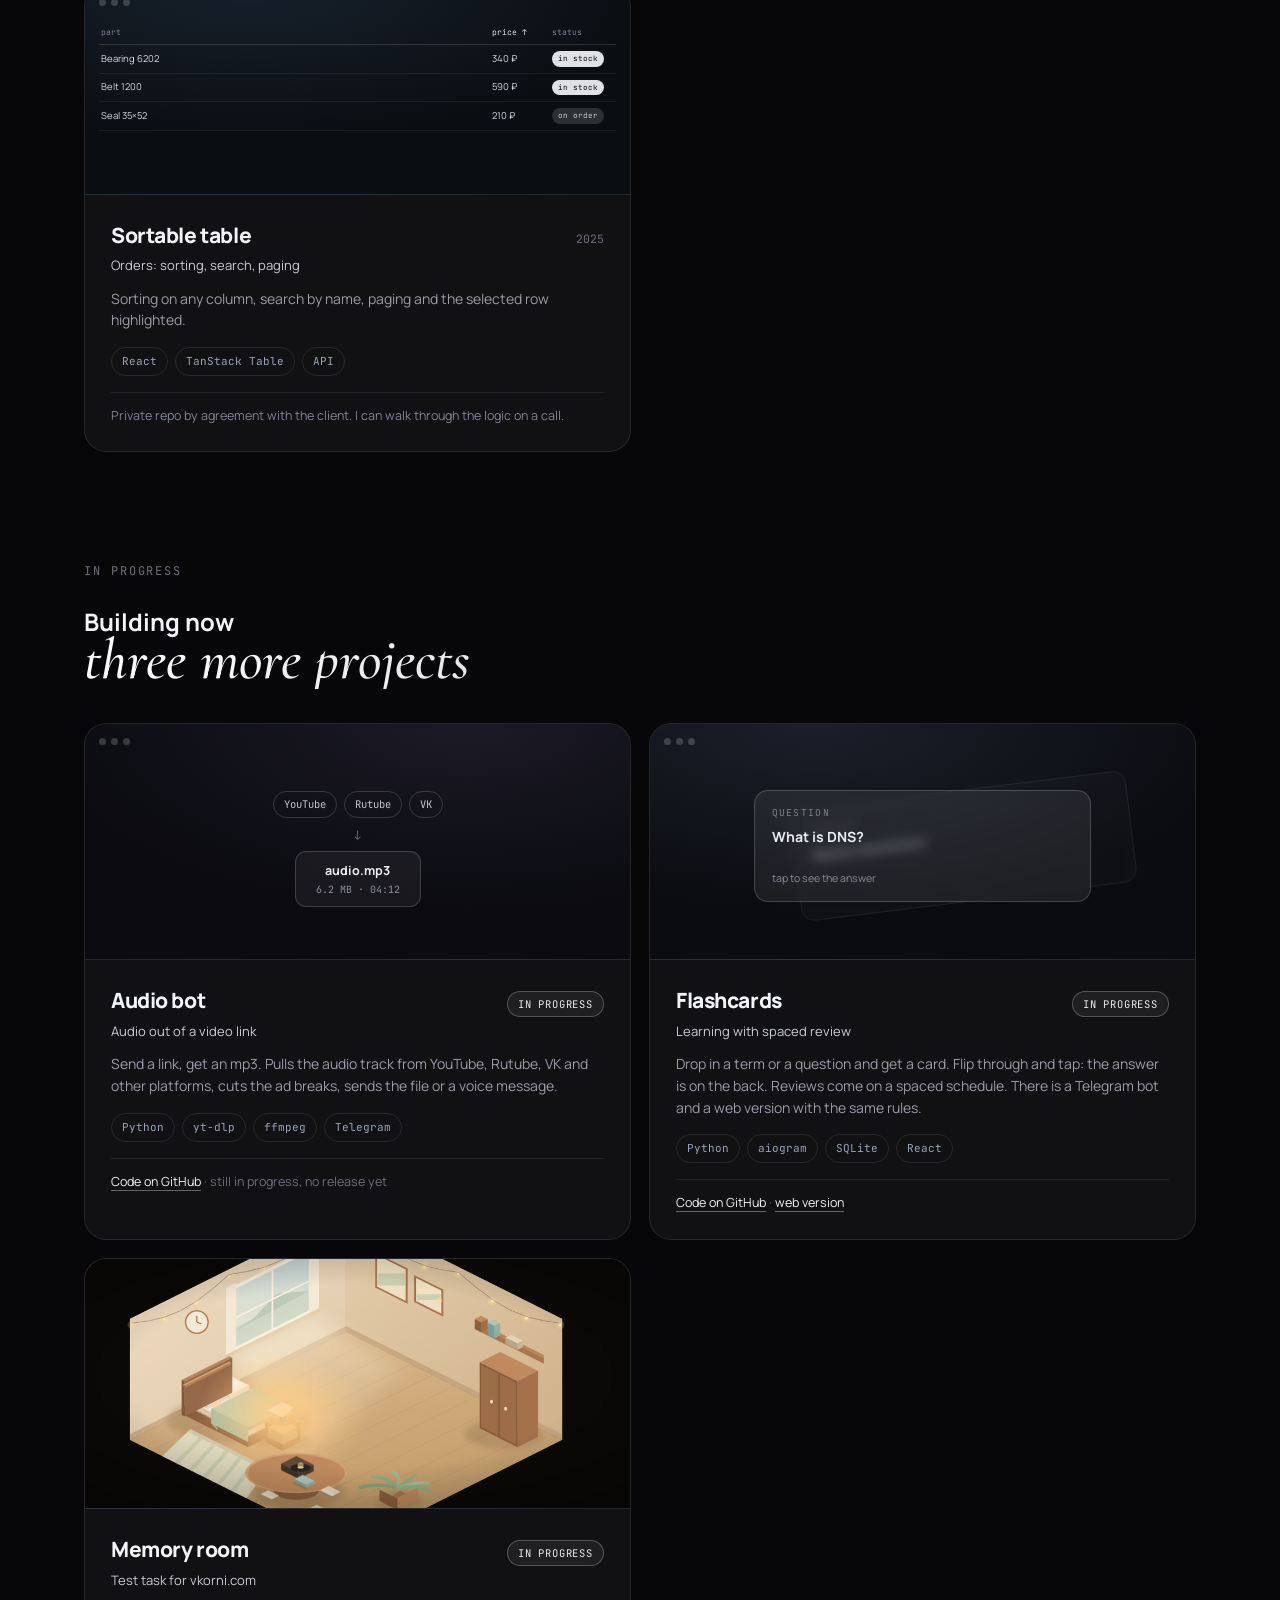
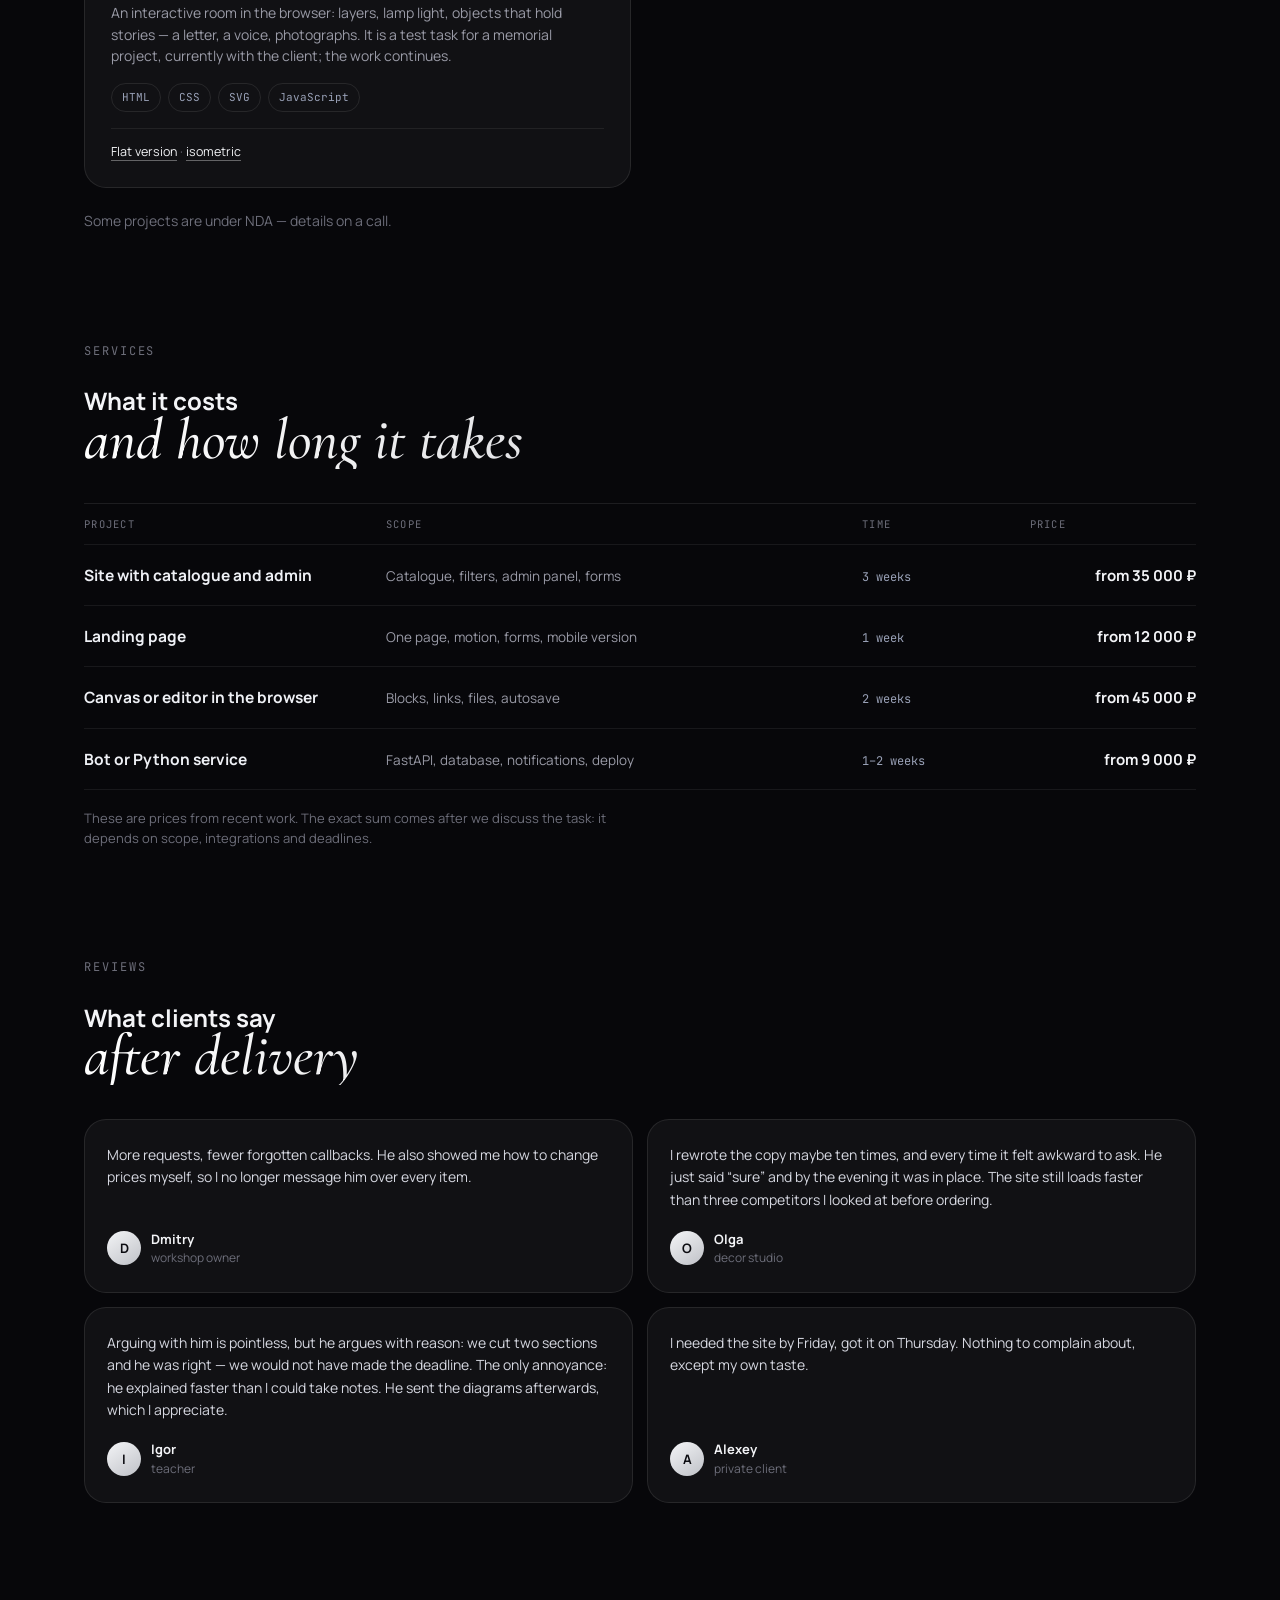
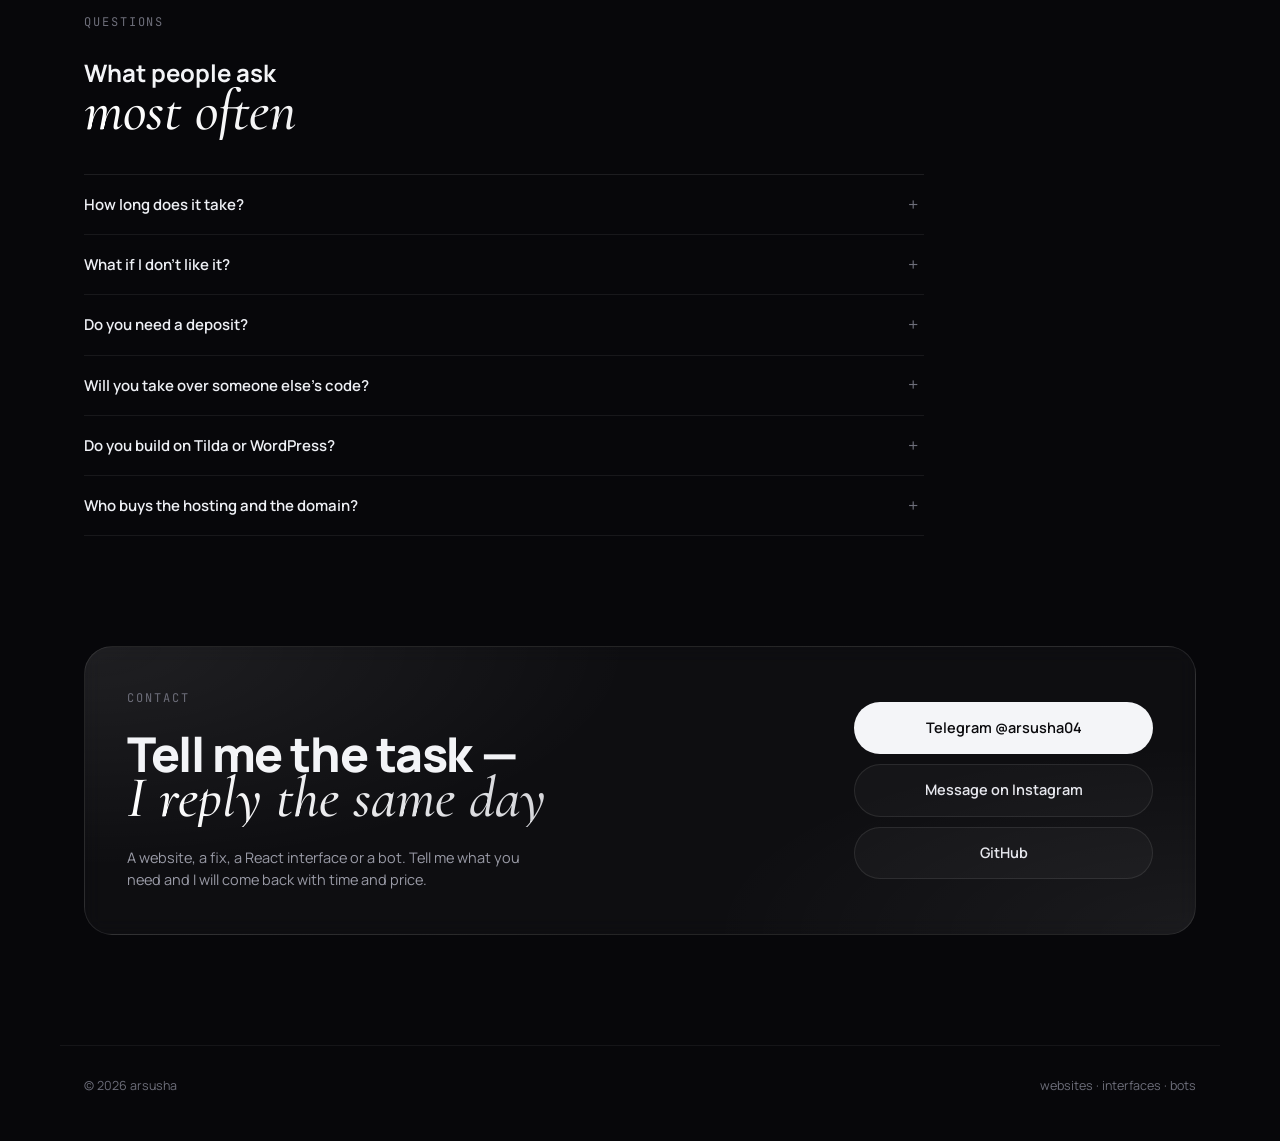
<file: en/index.html>
<!DOCTYPE html>
<html lang="en">
<head>
<meta charset="UTF-8">
<meta name="viewport" content="width=device-width, initial-scale=1.0">
<title>arsusha.dev</title>
<meta name="description" content="arsusha is Arseny's alias. Websites, React interfaces and small Python services — from markup to database and launch.">
<meta name="theme-color" content="#07070a">
<link rel="icon" href="../assets/favicon-32.png" sizes="32x32" type="image/png">
<link rel="icon" href="../assets/favicon-192.png" sizes="192x192" type="image/png">
<link rel="apple-touch-icon" href="../assets/apple-touch-icon.png">
<link rel="image_src" href="https://argamepro.github.io/portfolio/assets/og.png">
<meta property="og:type" content="website">
<meta property="og:url" content="https://argamepro.github.io/portfolio/">
<meta property="og:site_name" content="arsusha">
<meta property="og:title" content="arsusha.dev">
<meta property="og:description" content="Websites, React interfaces and small Python services. From markup to database and launch.">
<meta property="og:image" content="https://argamepro.github.io/portfolio/assets/og.png">
<meta name="twitter:card" content="summary_large_image">
<link rel="preconnect" href="https://fonts.googleapis.com">
<link rel="preconnect" href="https://fonts.gstatic.com" crossorigin>
<link href="https://fonts.googleapis.com/css2?family=Manrope:wght@400;500;700;800&family=Cormorant+Garamond:ital,wght@1,500;1,600&family=JetBrains+Mono:wght@400;500&display=swap" rel="stylesheet">
<link rel="stylesheet" href="../css/style.css?v=4">
</head>
<body>

<div class="bg">
  <div class="bg-grid"></div>
  <div class="glow glow-1"></div>
  <div class="glow glow-2"></div>
  <div class="glow glow-3"></div>
</div>

<header class="top">
  <a class="badge" href="#top" aria-label="arsusha">
    <img class="badge-logo" src="../assets/logo-arsusha.png" width="64" height="19" alt="arsusha">
  </a>
  <nav class="nav">
    <a href="#works">work</a>
    <a href="#about">about</a>
    <a href="#contact">contact</a>
    <a class="lang" href="../" hreflang="ru">ru</a>
  </nav>
</header>

<main id="top">

  <section class="hero">
    <p class="eyebrow reveal">web development</p>
    <h1 class="reveal">
      Websites and services
      <span class="hand">from scratch to launch</span>
    </h1>
    <p class="lead reveal">
      My name is Arseny, arsusha is a pseudonym. I build websites, React interfaces and small
      Python services. From markup and client logic to the database and deployment.
    </p>
    <div class="actions reveal">
      <a class="btn btn-primary" href="#works">See the work</a>
      <a class="btn btn-ghost" href="#contact">Contacts</a>
    </div>

    <ul class="facts reveal">
      <li><b>03</b><span>years writing code</span></li>
      <li><b>06</b><span>projects in work</span></li>
      <li><b>1</b><span>person on the team</span></li>
    </ul>
  </section>

  <section class="strip reveal">
    <span class="strip-title">Stack</span>
    <ul class="stack">
      <li>HTML</li>
      <li>CSS</li>
      <li>JavaScript</li>
      <li>React</li>
      <li>Python</li>
      <li>FastAPI</li>
      <li>Docker</li>
      <li>PostgreSQL</li>
      <li>Git</li>
      <li>Flask</li>
      <li>aiogram</li>
      <li>Telegram</li>
    </ul>
  </section>

  <section class="cards reveal">
    <article class="card">
      <span class="ico">⌘</span>
      <h3>Clean code</h3>
      <p>No page builders, no extra libraries. The project opens, builds and runs on any hosting.</p>
    </article>
    <article class="card">
      <span class="ico">▭</span>
      <h3>Responsive</h3>
      <p>Checked on phone, tablet and desktop. Nothing shifts on a narrow screen.</p>
    </article>
    <article class="card">
      <span class="ico">◎</span>
      <h3>Speed</h3>
      <p>Light pages, optimised images and fonts. Nothing extra in the payload.</p>
    </article>
    <article class="card">
      <span class="ico">↗</span>
      <h3>Turnkey</h3>
      <p>Markup, form setup, domain, hosting, analytics. After that you edit it yourself.</p>
    </article>
  </section>

  <section class="about" id="about">
    <div class="about-text reveal">
      <p class="eyebrow">about</p>
      <h2>I build it myself,<br><span class="hand">start to finish</span></h2>
      <p>
        I started with small programs for myself: scripts, bots, pages. Then moved to projects
        that need more than one file — interface, server, database, launch.
      </p>
      <p>
        I work alone. I figure out the task, pick the stack, write the code, test and maintain what
        I built. If a job isn't mine, I say so right away instead of taking everything that comes.
      </p>
      <ul class="check">
        <li>Markup from a design or from scratch</li>
        <li>React interfaces with routing and APIs</li>
        <li>Python backend</li>
        <li>Bots, integrations, automation</li>
        <li>Canvas tools and editors in the browser</li>
      </ul>
    </div>
    <aside class="about-card reveal">
      <div class="avatar"><img src="../assets/logo-mark.svg" width="28" height="28" alt=""></div>
      <div class="about-card-row"><span>Format</span><b>remote</b></div>
      <div class="about-card-row"><span>Contact</span><b>Telegram</b></div>
      <p class="about-note">I take whole tasks and reply within a day.</p>
    </aside>
  </section>

  <section class="works" id="works">
    <div class="works-head reveal">
      <p class="eyebrow">work</p>
      <h2>Eleven projects,<br><span class="hand">built by me</span></h2>
    </div>

    <div class="grid">

      <article class="work work-wide reveal">
        <div class="preview has-img tall">
          <img class="preview-img" src="../assets/kwork/space/board.png" alt="The Space board with blocks and links" loading="lazy">
          <span class="preview-caption">canvas · links · autosave</span>
        </div>
        <div class="work-body">
          <div class="work-top"><h3>Space</h3><span class="year">2026</span></div>
          <p class="work-sub">Client order · content canvas</p>
          <p>The client needed a notebook for content: a board for photos, video and text.
            I built the mechanics for the order and reworked the look for this site — dark
            glass, thin lines, the same type. Blocks move, connect with lines, text edits
            right on the canvas. A SQLite server version lets several people open one board
            by link.</p>
          <ul class="tags"><li>HTML</li><li>CSS</li><li>JavaScript</li><li>Node</li><li>SQLite</li></ul>
          <p class="work-foot"><a href="https://argamepro.github.io/space/" target="_blank" rel="noopener">Open the canvas</a> · <a href="https://github.com/ARGAMEPRO/space" target="_blank" rel="noopener">Code on GitHub</a></p>
        </div>
      </article>

      <article class="work work-wide reveal">
        <div class="preview pv-map">
          <div class="pv-top"><i></i><i></i><i></i></div>
          <div class="pv-map-body">
            <div class="pv-dot" style="left:22%;top:38%"></div>
            <div class="pv-dot" style="left:44%;top:62%"></div>
            <div class="pv-dot hot" style="left:63%;top:34%"></div>
            <div class="pv-dot" style="left:76%;top:58%"></div>
            <div class="pv-panel">
              <span>очаг</span><b>+12 мин</b>
            </div>
          </div>
        </div>
        <div class="work-body">
          <div class="work-top"><h3>КЕДР</h3><span class="year">2026</span></div>
          <p class="work-sub">Wildfire monitoring system</p>
          <p>Fire and smoke detection on photos, video and RTSP streams, a map of hotspots, spread modelling with wind and terrain, PDF reports. Built end to end: server, interface, Docker.</p>
          <ul class="tags"><li>FastAPI</li><li>PostgreSQL</li><li>React</li><li>YOLOv11</li><li>MapLibre</li></ul>
          <p class="work-note">The project is actively looking for sponsors or buyers. Open to discussing terms and handover.</p>
          <p class="work-foot"><a href="https://github.com/ARGAMEPRO/KEDER" target="_blank" rel="noopener">Code on GitHub</a></p>
        </div>
      </article>

      <article class="work reveal">
        <div class="preview pv-voice">
          <div class="pv-top"><i></i><i></i><i></i></div>
          <div class="pv-bars"><i></i><i></i><i></i><i></i><i></i><i></i><i></i><i></i><i></i></div>
          <div class="pv-caption">слушаю…</div>
        </div>
        <div class="work-body">
          <div class="work-top"><h3>F.R.I.D.A.Y.</h3><span class="year">2026</span></div>
          <p class="work-sub">Voice assistant</p>
          <p>Understands commands, opens apps and websites, keeps context, answers by voice. Runs on Windows, macOS and Linux, has a Telegram bot.</p>
          <ul class="tags"><li>Python</li><li>Web Speech</li><li>Telegram</li></ul>
          <p class="work-foot"><a href="https://github.com/ARGAMEPRO/friday" target="_blank" rel="noopener">Code on GitHub</a></p>
        </div>
      </article>

      <article class="work reveal">
        <div class="preview pv-chat">
          <div class="pv-top"><i></i><i></i><i></i></div>
          <div class="bubble left">новая заявка</div>
          <div class="bubble right">принял, в работе</div>
          <div class="bubble left small">склад: 14 позиций</div>
        </div>
        <div class="work-body">
          <div class="work-top"><h3>Order tracking</h3><span class="year">2025</span></div>
          <p class="work-sub">Telegram bot for a workshop</p>
          <p>The bot takes requests, tracks statuses and stock, exports reports to Excel. The owner's panel runs in the browser.</p>
          <ul class="tags"><li>Python</li><li>aiogram</li><li>SQLite</li><li>Flask</li></ul>
          <p class="work-foot muted">No repo: written for one specific workshop, the code belongs to the client. Happy to show it on request.</p>
        </div>
      </article>

      <article class="work reveal">
        <div class="preview pv-chart">
          <div class="pv-top"><i></i><i></i><i></i></div>
          <svg viewBox="0 0 300 90" preserveAspectRatio="none">
            <polyline points="0,70 30,58 60,64 90,40 120,48 150,26 180,34 210,18 240,24 270,10 300,16"/>
          </svg>
          <div class="pv-caption">+21,4 °C · 48 %</div>
        </div>
        <div class="work-body">
          <div class="work-top"><h3>Weather station</h3><span class="year">2025</span></div>
          <p class="work-sub">ESP32 and a home server</p>
          <p>Temperature, humidity and pressure sensors, weekly and monthly charts, Telegram alerts when values go out of range.</p>
          <ul class="tags"><li>ESP32</li><li>C++</li><li>PlatformIO</li><li>Python</li></ul>
          <p class="work-foot muted">Built for my own home, never published. I can show the code and the working setup on request.</p>
        </div>
      </article>

      <article class="work reveal">
        <div class="preview pv-widget">
          <div class="pv-top"><i></i><i></i><i></i></div>
          <div class="widget-card">
            <span class="w-title">Showcase</span>
            <div class="w-lines"><i></i><i></i></div>
            <span class="w-btn">Open</span>
          </div>
        </div>
        <div class="work-body">
          <div class="work-top"><h3>Telegram widgets</h3><span class="year">2026</span></div>
          <p class="work-sub">A Bot API showcase</p>
          <p>A demo of new features: rich messages, HTML widgets inside the chat, polls and ephemeral messages.</p>
          <ul class="tags"><li>Python</li><li>Bot API</li><li>HTML</li></ul>
          <p class="work-foot"><a href="https://github.com/ARGAMEPRO/telegram-widget-bot" target="_blank" rel="noopener">Code on GitHub</a></p>
        </div>
      </article>
      <article class="work reveal">
        <div class="preview pv-dash">
          <div class="pv-top"><i></i><i></i><i></i></div>
          <div class="dash-tiles">
            <div><span>заказы</span><b>1 240</b></div>
            <div><span>конверсия</span><b>18,4 %</b></div>
            <div><span>чек</span><b>2 340 ₽</b></div>
          </div>
          <svg viewBox="0 0 300 74" preserveAspectRatio="none">
            <polyline points="0,60 30,48 60,54 90,34 120,42 150,24 180,32 210,16 240,22 270,10 300,16"/>
          </svg>
        </div>
        <div class="work-body">
          <div class="work-top"><h3>Metrics dashboard</h3><span class="year">2025</span></div>
          <p class="work-sub">React, charts and filters</p>
          <p>A period summary: number tiles, a chart, filters by date and source. Data comes from the API, loading and empty states are handled.</p>
          <ul class="tags"><li>React</li><li>Recharts</li><li>API</li></ul>
          <p class="work-foot muted">No code or site link: the client asked me not to share it. Happy to walk through it on a call.</p>
        </div>
      </article>

      <article class="work reveal">
        <div class="preview pv-cat">
          <div class="pv-top"><i></i><i></i><i></i></div>
          <div class="cat-filters"><span class="on">all</span><span>in stock</span><span>cheaper</span></div>
          <div class="cat-grid">
            <div class="cat-card"><i></i><b>Bearing 6202</b><em>340 ₽</em></div>
            <div class="cat-card"><i></i><b>Belt 1200</b><em>590 ₽</em></div>
            <div class="cat-card"><i></i><b>Seal 35×52</b><em>210 ₽</em></div>
            <div class="cat-card"><i></i><b>Pulley 80 mm</b><em>1 240 ₽</em></div>
          </div>
        </div>
        <div class="work-body">
          <div class="work-top"><h3>Filterable catalog</h3><span class="year">2025</span></div>
          <p class="work-sub">Storefront with search and sorting</p>
          <p>Grid of cards with price and stock, filters, search by name, pages load without a reload.</p>
          <ul class="tags"><li>React</li><li>Router</li><li>API</li></ul>
          <p class="work-foot muted">The site is closed at the client's request and the repo is private. I can show the screens.</p>
        </div>
      </article>

      <article class="work reveal">
        <div class="preview pv-acc">
          <div class="pv-top"><i></i><i></i><i></i></div>
          <div class="acc-wrap">
            <div class="acc-nav"><span class="on">Profile</span><span>Orders</span><span>Exit</span></div>
            <div class="acc-main">
              <div class="acc-head"><i class="acc-ava"></i><div><b>Dmitry K.</b><span>orders: 12</span></div></div>
              <div class="acc-field"><span>name</span><div class="acc-input">Dmitry<i class="caret"></i></div></div>
              <div class="acc-field"><span>phone</span><div class="acc-input">+7 900 000-00-00</div></div>
            </div>
          </div>
        </div>
        <div class="work-body">
          <div class="work-top"><h3>Account area</h3><span class="year">2025</span></div>
          <p class="work-sub">Login, roles, order history</p>
          <p>Token login, protected routes, profile editing and order history.</p>
          <ul class="tags"><li>React</li><li>JWT</li><li>Router</li></ul>
          <p class="work-foot muted">I was not allowed to publish it: the account lives inside a corporate service. Happy to explain in detail.</p>
        </div>
      </article>

      <article class="work reveal">
        <div class="preview pv-form2">
          <div class="pv-top"><i></i><i></i><i></i></div>
          <div class="form-wrap">
            <div class="form-title">Request <span>step 2 of 3</span></div>
            <div class="form-field"><span>name</span><div>Dmitry<i class="caret"></i></div></div>
            <div class="form-field"><span>phone</span><div>+7 900 000-00-00</div></div>
            <div class="form-btn">Send</div>
          </div>
        </div>
        <div class="work-body">
          <div class="work-top"><h3>Request form</h3><span class="year">2025</span></div>
          <p class="work-sub">Multi-step form with validation</p>
          <p>Live field validation, phone mask, file upload, confirmation screen and a copy of the request by email.</p>
          <ul class="tags"><li>React</li><li>Hook Form</li><li>API</li></ul>
          <p class="work-foot muted">No repo: the client does not want the code public. I can show the flow on screen.</p>
        </div>
      </article>

      <article class="work reveal">
        <div class="preview pv-tbl">
          <div class="pv-top"><i></i><i></i><i></i></div>
          <div class="tb">
            <div class="tb-row tb-head"><span>part</span><span>price ↑</span><span>status</span></div>
            <div class="tb-row"><span>Bearing 6202</span><span>340 ₽</span><span class="tb-tag">in stock</span></div>
            <div class="tb-row"><span>Belt 1200</span><span>590 ₽</span><span class="tb-tag">in stock</span></div>
            <div class="tb-row"><span>Seal 35×52</span><span>210 ₽</span><span class="tb-tag off">on order</span></div>
          </div>
        </div>
        <div class="work-body">
          <div class="work-top"><h3>Sortable table</h3><span class="year">2025</span></div>
          <p class="work-sub">Orders: sorting, search, paging</p>
          <p>Sorting on any column, search by name, paging and the selected row highlighted.</p>
          <ul class="tags"><li>React</li><li>TanStack Table</li><li>API</li></ul>
          <p class="work-foot muted">Private repo by agreement with the client. I can walk through the logic on a call.</p>
        </div>
      </article>


    </div>
  </section>



  <section class="wip" id="wip">
    <div class="works-head reveal">
      <p class="eyebrow">in progress</p>
      <h2>Building now<br><span class="hand">three more projects</span></h2>
    </div>

    <div class="grid">
      <article class="work reveal">
        <div class="preview pv-audio">
          <div class="pv-top"><i></i><i></i><i></i></div>
          <div class="au-row"><span>YouTube</span><span>Rutube</span><span>VK</span></div>
          <div class="au-arrow">↓</div>
          <div class="au-file"><b>audio.mp3</b><span>6.2 MB · 04:12</span></div>
        </div>
        <div class="work-body">
          <div class="work-top"><h3>Audio bot</h3><span class="work-status">in progress</span></div>
          <p class="work-sub">Audio out of a video link</p>
          <p>Send a link, get an mp3. Pulls the audio track from YouTube, Rutube, VK and other platforms,
            cuts the ad breaks, sends the file or a voice message.</p>
          <ul class="tags"><li>Python</li><li>yt-dlp</li><li>ffmpeg</li><li>Telegram</li></ul>
          <p class="work-foot"><a href="https://github.com/ARGAMEPRO/audio-bot" target="_blank" rel="noopener">Code on GitHub</a> · still in progress, no release yet</p>
        </div>
      </article>

      <article class="work reveal">
        <div class="preview pv-flash">
          <div class="pv-top"><i></i><i></i><i></i></div>
          <div class="fc-card fc-back"><span class="fc-side">answer</span><b>Name resolution</b></div>
          <div class="fc-card"><span class="fc-side">question</span><b>What is DNS?</b><span class="fc-hint">tap to see the answer</span></div>
        </div>
        <div class="work-body">
          <div class="work-top"><h3>Flashcards</h3><span class="work-status">in progress</span></div>
          <p class="work-sub">Learning with spaced review</p>
          <p>Drop in a term or a question and get a card. Flip through and tap: the answer is on the
            back. Reviews come on a spaced schedule. There is a Telegram bot and a web version with the same rules.</p>
          <ul class="tags"><li>Python</li><li>aiogram</li><li>SQLite</li><li>React</li></ul>
          <p class="work-foot"><a href="https://github.com/ARGAMEPRO/flashcards" target="_blank" rel="noopener">Code on GitHub</a> · <a href="https://argamepro.github.io/flashcards/" target="_blank" rel="noopener">web version</a></p>
    
      </article>

      <article class="work reveal">
        <div class="preview has-img tall">
          <img class="preview-img" src="../assets/kwork/vkorni/room.png" alt="Isometric memory room" loading="lazy">
          <span class="preview-caption">2D scene · isometric</span>
        </div>
        <div class="work-body">
          <div class="work-top"><h3>Memory room</h3><span class="work-status">in progress</span></div>
          <p class="work-sub">Test task for vkorni.com</p>
          <p>An interactive room in the browser: layers, lamp light, objects that hold stories — a letter,
            a voice, photographs. It is a test task for a memorial project, currently with the client;
            the work continues.</p>
          <ul class="tags"><li>HTML</li><li>CSS</li><li>SVG</li><li>JavaScript</li></ul>
          <p class="work-foot"><a href="https://argamepro.github.io/vkorni-room/" target="_blank" rel="noopener">Flat version</a> · <a href="https://argamepro.github.io/vkorni-room/iso/" target="_blank" rel="noopener">isometric</a></p>
        </div>
      </article>
    </div>
    <p class="works-note reveal">Some projects are under NDA — details on a call.</p>
  </section>

  <section class="prices" id="prices">
    <div class="works-head reveal">
      <p class="eyebrow">services</p>
      <h2>What it costs<br><span class="hand">and how long it takes</span></h2>
    </div>
      <div class="price-table reveal">
        <div class="price-row price-head"><span>Project</span><span>Scope</span><span>Time</span><span>Price</span></div>
        <div class="price-row">
          <span class="price-name">Site with catalogue and admin</span>
          <span class="price-desc">Catalogue, filters, admin panel, forms</span>
          <span class="price-term">3 weeks</span>
          <span class="price-sum">from 35 000 ₽</span>
        </div>
        <div class="price-row">
          <span class="price-name">Landing page</span>
          <span class="price-desc">One page, motion, forms, mobile version</span>
          <span class="price-term">1 week</span>
          <span class="price-sum">from 12 000 ₽</span>
        </div>
        <div class="price-row">
          <span class="price-name">Canvas or editor in the browser</span>
          <span class="price-desc">Blocks, links, files, autosave</span>
          <span class="price-term">2 weeks</span>
          <span class="price-sum">from 45 000 ₽</span>
        </div>
        <div class="price-row">
          <span class="price-name">Bot or Python service</span>
          <span class="price-desc">FastAPI, database, notifications, deploy</span>
          <span class="price-term">1–2 weeks</span>
          <span class="price-sum">from 9 000 ₽</span>
        </div>
      </div>
    <p class="price-note reveal">These are prices from recent work. The exact sum comes after we discuss the task: it depends on scope, integrations and deadlines.</p>
  </section>

  <section class="reviews" id="reviews">
    <div class="works-head reveal">
      <p class="eyebrow">reviews</p>
      <h2>What clients say<br><span class="hand">after delivery</span></h2>
    </div>
    <div class="reviews-grid">
      <article class="review reveal">
        <p>More requests, fewer forgotten callbacks. He also showed me how to change prices
          myself, so I no longer message him over every item.</p>
        <div class="review-author">
          <span class="review-avatar">D</span>
          <div><b>Dmitry</b><span>workshop owner</span></div>
        </div>
      </article>
      <article class="review reveal">
        <p>I rewrote the copy maybe ten times, and every time it felt awkward to ask. He just said
          “sure” and by the evening it was in place. The site still loads faster than three
          competitors I looked at before ordering.</p>
        <div class="review-author">
          <span class="review-avatar">O</span>
          <div><b>Olga</b><span>decor studio</span></div>
        </div>
      </article>
      <article class="review reveal">
        <p>Arguing with him is pointless, but he argues with reason: we cut two sections and he was
          right — we would not have made the deadline. The only annoyance: he explained faster
          than I could take notes. He sent the diagrams afterwards, which I appreciate.</p>
        <div class="review-author">
          <span class="review-avatar">I</span>
          <div><b>Igor</b><span>teacher</span></div>
        </div>
      </article>
      <article class="review reveal">
        <p>I needed the site by Friday, got it on Thursday. Nothing to complain about, except
          my own taste.</p>
        <div class="review-author">
          <span class="review-avatar">A</span>
          <div><b>Alexey</b><span>private client</span></div>
        </div>
      </article>
    </div>
  </section>

  <section class="faq" id="faq">
    <div class="works-head reveal">
      <p class="eyebrow">questions</p>
      <h2>What people ask<br><span class="hand">most often</span></h2>
    </div>
    <div class="faq-list reveal">
      <details>
        <summary>How long does it take?</summary>
        <p>A landing page is three days, a fix is a day or two, a bot is up to a week. I count from the
          moment I have the copy and the design. Without them I don't start: otherwise I end up redoing
          it ten times and both of us are to blame.</p>
      </details>
      <details>
        <summary>What if I don't like it?</summary>
        <p>I show a draft first and revisions on it are free. For seven days after delivery I fix anything
          that is broken or differs from the design. If you want to change the idea itself, that is a
          different job — but we will talk it through like people.</p>
      </details>
      <details>
        <summary>Do you need a deposit?</summary>
        <p>Through the marketplace the money is held until delivery. Working directly, I take half up
          front and half after.</p>
      </details>
      <details>
        <summary>Will you take over someone else's code?</summary>
        <p>Yes, if it is HTML, CSS, JavaScript or React. I look at it first and only then quote a price.
          Sometimes rewriting is cheaper than patching — in that case I will say so.</p>
      </details>
      <details>
        <summary>Do you build on Tilda or WordPress?</summary>
        <p>No, hand-written markup only. Page builders are a separate craft and I am not good at it. If
          you specifically need a builder, better find someone who works in it every day.</p>
      </details>
      <details>
        <summary>Who buys the hosting and the domain?</summary>
        <p>You do. They are your documents and your money, I shouldn't be holding them. I will help you
          pick, buy and connect everything — that is part of the job.</p>
      </details>
    </div>
  </section>

  <section class="contact" id="contact">
    <div class="contact-card reveal">
      <div>
        <p class="eyebrow">contact</p>
        <h2>Tell me the task —<br><span class="hand">I reply the same day</span></h2>
        <p class="contact-text">A website, a fix, a React interface or a bot. Tell me what you need and I will come back with time and price.</p>
      </div>
      <div class="contact-links">
        <a class="btn btn-primary" href="https://t.me/arsusha04" target="_blank" rel="noopener">Telegram @arsusha04</a>
        <a class="btn btn-ghost" href="https://ig.me/m/arsusha14" target="_blank" rel="noopener">Message on Instagram</a>
        <a class="btn btn-ghost" href="https://github.com/ARGAMEPRO" target="_blank" rel="noopener">GitHub</a>
      </div>
    </div>
  </section>

</main>

<footer class="foot">
  <span>© <span id="year">2026</span> arsusha</span>
  <span>websites · interfaces · bots</span>
</footer>

<script src="../js/main.js"></script>
</body>
</html>
</file>
<file: css/style.css>
:root{
  --bg:#07070a;
  --panel:rgba(255,255,255,.045);
  --panel-2:rgba(255,255,255,.07);
  --line:rgba(255,255,255,.09);
  --tx:#f3f4f7;
  --muted:#9a9ba7;
  --dim:#6d6e7a;
  --accent:#8fb8ff;
  --accent-2:#c9a7ff;
  --radius:22px;
}

*{box-sizing:border-box;margin:0;padding:0}
html{scroll-behavior:smooth}
body{
  background:var(--bg);
  color:var(--tx);
  font-family:'Manrope',system-ui,-apple-system,sans-serif;
  font-size:16px;
  line-height:1.55;
  -webkit-font-smoothing:antialiased;
  overflow-x:hidden;
}
a{color:inherit;text-decoration:none}
ul{list-style:none}

/* ---------- background ---------- */
.bg{position:fixed;inset:0;z-index:0;pointer-events:none;overflow:hidden}
.bg-grid{
  position:absolute;inset:-10%;
  background-image:
    linear-gradient(to right,rgba(255,255,255,.045) 1px,transparent 1px),
    linear-gradient(to bottom,rgba(255,255,255,.045) 1px,transparent 1px);
  background-size:72px 72px;
  mask-image:radial-gradient(ellipse at 50% 20%,#000 20%,transparent 78%);
  -webkit-mask-image:radial-gradient(ellipse at 50% 20%,#000 20%,transparent 78%);
}
.glow{position:absolute;border-radius:50%;filter:blur(90px);opacity:.38}
.glow-1{width:620px;height:620px;left:-180px;top:-220px;background:radial-gradient(circle,#4b4c52,transparent 65%)}
.glow-2{width:680px;height:680px;right:-220px;top:120px;background:radial-gradient(circle,#3c3d42,transparent 65%)}
.glow-3{width:540px;height:540px;left:35%;bottom:-260px;background:radial-gradient(circle,#45464b,transparent 65%)}

/* ---------- layout ---------- */
main,header,footer{position:relative;z-index:1}
main{max-width:1160px;margin:0 auto;padding:0 24px}
section{margin-bottom:110px}

/* ---------- top ---------- */
.top{
  max-width:1160px;margin:0 auto;padding:26px 24px 0;
  display:flex;align-items:center;justify-content:space-between;gap:16px;
}
.badge{
  display:inline-flex;align-items:center;gap:10px;
  padding:9px 18px;border:1px solid var(--line);border-radius:999px;
  background:rgba(255,255,255,.03);backdrop-filter:blur(8px);
  font-size:14px;letter-spacing:.02em;color:#dfe2ea;
}
.badge-logo{height:19px;width:auto;display:block;opacity:.94}
.nav{display:flex;gap:26px;font-size:14px;color:var(--muted)}
.nav a{transition:color .2s}
.nav a:hover{color:#fff}

/* ---------- hero ---------- */
.hero{padding:74px 0 0}
.eyebrow{
  font-family:'JetBrains Mono',monospace;font-size:12px;letter-spacing:.16em;
  text-transform:uppercase;color:var(--dim);margin-bottom:22px;
}
h1{
  font-weight:800;font-size:clamp(44px,7.4vw,104px);line-height:.98;
  letter-spacing:-.035em;
  background:linear-gradient(180deg,#ffffff 30%,#8d8f9e 100%);
  -webkit-background-clip:text;background-clip:text;color:transparent;
}
h1 .hand{margin-top:-4px}
h2 .hand{margin-top:-9px}

.hand{
  display:block;font-family:'Cormorant Garamond',Georgia,serif;font-style:italic;font-weight:500;
  font-size:clamp(34px,4.8vw,58px);line-height:1.0;letter-spacing:0;
  background:linear-gradient(90deg,#ffffff,#b9bac1);
  -webkit-background-clip:text;background-clip:text;color:transparent;
  margin-top:6px;
}
.lead{max-width:620px;margin-top:28px;color:var(--muted);font-size:17px}
.actions{display:flex;flex-wrap:wrap;gap:12px;margin-top:34px}
.btn{
  display:inline-flex;align-items:center;justify-content:center;
  padding:14px 26px;border-radius:999px;font-size:14.5px;font-weight:600;
  border:1px solid transparent;transition:transform .2s,background .2s,border-color .2s;
}
.btn:active{transform:scale(.985)}
button.btn{font:inherit;font-weight:600;cursor:pointer}
.btn-primary{background:#f4f5f8;color:#0a0a0d}
.btn-primary:hover{background:#fff}
.btn-ghost{border-color:var(--line);background:rgba(255,255,255,.03);color:#e7e8ee}
.btn-ghost:hover{border-color:rgba(255,255,255,.24);background:rgba(255,255,255,.06)}

.facts{display:flex;flex-wrap:wrap;gap:40px;margin-top:52px}
.facts li{display:flex;flex-direction:column;gap:2px}
.facts b{font-size:26px;font-weight:800;letter-spacing:-.02em}
.facts span{font-size:13px;color:var(--dim)}

/* ---------- strip ---------- */
.strip{
  display:block;
  padding:22px 28px;border:1px solid var(--line);border-radius:var(--radius);
  background:linear-gradient(180deg,rgba(255,255,255,.06),rgba(255,255,255,.02));
  backdrop-filter:blur(10px);
}
.strip-title{display:block;font-size:15px;font-weight:700;color:#d8dae3;padding:0 0 14px;margin-bottom:14px;border-bottom:1px solid var(--line)}
.stack{display:flex;flex-wrap:wrap;gap:10px}
.stack li{
  font-family:'JetBrains Mono',monospace;font-size:12.5px;color:#a9b0c4;
  padding:7px 13px;border:1px solid var(--line);border-radius:999px;background:rgba(255,255,255,.03);
}

/* ---------- feature cards ---------- */
.cards{display:grid;grid-template-columns:repeat(4,1fr);gap:14px}
.card{
  padding:26px 22px;border:1px solid var(--line);border-radius:var(--radius);
  background:var(--panel);backdrop-filter:blur(10px);
  transition:transform .25s,border-color .25s,background .25s;
}
.card:hover{transform:translateY(-3px);border-color:rgba(255,255,255,.2);background:var(--panel-2)}
.ico{
  display:inline-grid;place-items:center;width:38px;height:38px;border-radius:11px;
  border:1px solid var(--line);background:rgba(255,255,255,.05);
  color:#cfd7ea;font-size:16px;margin-bottom:16px;
}
.card h3{font-size:15.5px;font-weight:700;margin-bottom:8px}
.card p{font-size:13.5px;color:var(--muted);line-height:1.5}

/* ---------- about ---------- */
.about{display:grid;grid-template-columns:1.55fr .8fr;gap:26px;align-items:start}
.about h2,.works h2,.contact h2{
  font-size:clamp(30px,4vw,48px);font-weight:800;letter-spacing:-.03em;line-height:1.0;margin-bottom:20px;
}
.about-text > p{color:var(--muted);margin-bottom:14px;max-width:58ch}
.check{display:grid;gap:9px;margin-top:24px}
.check li{position:relative;padding-left:28px;font-size:14px;color:#d6d8e1}
.check li::before{
  content:"✓";position:absolute;left:0;top:-1px;
  width:18px;height:18px;border-radius:50%;border:1px solid var(--line);
  display:grid;place-items:center;font-size:10px;color:#e8e9ed;background:rgba(255,255,255,.04);
}
.about-card{
  padding:26px;border:1px solid var(--line);border-radius:var(--radius);background:var(--panel);
}
.avatar{
  width:72px;height:72px;border-radius:22px;display:grid;place-items:center;
  background:rgba(255,255,255,.06);border:1px solid var(--line);margin-bottom:20px;
}
.avatar img{width:58px;height:58px;display:block;opacity:.95}
.about-card-row{display:flex;justify-content:space-between;gap:12px;padding:10px 0;border-bottom:1px solid rgba(255,255,255,.06);font-size:13.5px}
.about-card-row span{color:var(--dim)}
.about-card-row b{font-weight:600;color:#e7e9f0}
.about-note{margin-top:16px;font-size:13px;color:var(--dim);line-height:1.5}

/* ---------- works ---------- */
.works-head{margin-bottom:34px}
.grid{display:grid;grid-template-columns:repeat(2,1fr);gap:18px}
.work{
  border:1px solid var(--line);border-radius:var(--radius);overflow:hidden;
  background:var(--panel);transition:transform .3s,border-color .3s;
}
.work:hover{transform:translateY(-4px);border-color:rgba(255,255,255,.22)}
.work-wide{grid-column:1/-1;display:grid;grid-template-columns:1.15fr 1fr;align-items:stretch}
.work-body{padding:24px 26px 26px}
.work-top{display:flex;align-items:baseline;justify-content:space-between;gap:10px}
.work-top h3{font-size:21px;font-weight:800;letter-spacing:-.02em}
.year{font-family:'JetBrains Mono',monospace;font-size:11.5px;color:var(--dim)}
.work-sub{font-size:13px;color:#c9ccd3;margin:4px 0 12px}
.work-body > p:not(.work-sub):not(.tags):not(.work-foot){font-size:14px;color:var(--muted);line-height:1.55}
.tags{display:flex;flex-wrap:wrap;gap:7px;margin-top:16px}
.tags li{
  font-family:'JetBrains Mono',monospace;font-size:11px;color:#9aa2b8;
  padding:5px 10px;border:1px solid var(--line);border-radius:999px;
}
.work-foot{
  margin-top:16px;padding-top:14px;border-top:1px solid rgba(255,255,255,.07);
  font-size:12.5px;line-height:1.45;color:var(--dim);
}
.work-foot a{color:#f1f2f5;border-bottom:1px solid rgba(255,255,255,.35);transition:color .2s,border-color .2s}
.work-foot a:hover{color:#fff;border-color:rgba(255,255,255,.5)}
.work-foot.muted{color:#7f8391}

/* ---------- previews ---------- */
.preview{
  position:relative;min-height:210px;padding:14px;overflow:hidden;
  border-bottom:1px solid var(--line);
  background:radial-gradient(120% 100% at 20% 0%,#1b1f2c 0%,#0d0e14 60%);
}
.work-wide .preview{border-bottom:none;border-right:1px solid var(--line);min-height:300px}
.pv-top{display:flex;gap:5px;margin-bottom:14px}
.pv-top i{width:7px;height:7px;border-radius:50%;background:rgba(255,255,255,.18)}
.pv-caption{
  position:absolute;left:14px;bottom:14px;
  font-family:'JetBrains Mono',monospace;font-size:11px;color:#8f97ad;
  padding:5px 10px;border:1px solid var(--line);border-radius:8px;background:rgba(0,0,0,.35);
}

/* map */
.pv-map{background:radial-gradient(120% 120% at 70% 10%,#1c2b26 0%,#0b0f0e 65%)}
.pv-map-body{
  position:absolute;inset:0;
  background-image:
    linear-gradient(to right,rgba(255,255,255,.05) 1px,transparent 1px),
    linear-gradient(to bottom,rgba(255,255,255,.05) 1px,transparent 1px);
  background-size:38px 38px;
}
.pv-dot{
  position:absolute;width:9px;height:9px;border-radius:50%;
  background:#7fe3b0;box-shadow:0 0 0 5px rgba(127,227,176,.14),0 0 18px rgba(127,227,176,.5);
}
.pv-dot.hot{background:#ff9a6b;box-shadow:0 0 0 5px rgba(255,154,107,.16),0 0 22px rgba(255,154,107,.55)}
.pv-panel{
  position:absolute;right:16px;bottom:16px;padding:10px 14px;border-radius:12px;
  border:1px solid rgba(255,255,255,.12);background:rgba(10,12,14,.8);backdrop-filter:blur(6px);
  display:flex;flex-direction:column;gap:2px;
}
.pv-panel span{font-size:10.5px;color:#8a928f;text-transform:uppercase;letter-spacing:.1em}
.pv-panel b{font-size:14px;color:#eaf6ef}

/* voice */
.pv-voice{background:radial-gradient(120% 120% at 30% 0%,#241f33 0%,#0c0b12 65%)}
.pv-bars{display:flex;align-items:center;justify-content:center;gap:7px;height:96px;padding:0 6px}
.pv-bars i{
  flex:0 0 6px;width:6px;border-radius:99px;transform-origin:center;
  background:linear-gradient(180deg,#c9b3ff,#7f9cff);
  opacity:.85;animation:wave 1.4s ease-in-out infinite;
}
.pv-bars i:nth-child(1){height:24%;animation-delay:0s}
.pv-bars i:nth-child(2){height:58%;animation-delay:.1s}
.pv-bars i:nth-child(3){height:36%;animation-delay:.2s}
.pv-bars i:nth-child(4){height:82%;animation-delay:.3s}
.pv-bars i:nth-child(5){height:48%;animation-delay:.15s}
.pv-bars i:nth-child(6){height:70%;animation-delay:.25s}
.pv-bars i:nth-child(7){height:30%;animation-delay:.35s}
.pv-bars i:nth-child(8){height:54%;animation-delay:.05s}
.pv-bars i:nth-child(9){height:22%;animation-delay:.4s}
@keyframes wave{0%,100%{transform:scaleY(.75)}50%{transform:scaleY(1.15)}}

/* chat */
.pv-chat{background:radial-gradient(120% 120% at 80% 0%,#1b2430 0%,#0b0d11 65%)}
.bubble{
  max-width:74%;padding:9px 13px;border-radius:13px;font-size:12px;margin-bottom:8px;
  border:1px solid rgba(255,255,255,.1);
}
.bubble.left{background:rgba(255,255,255,.07);border-bottom-left-radius:4px}
.bubble.right{margin-left:auto;background:rgba(143,184,255,.18);border-color:rgba(143,184,255,.28);border-bottom-right-radius:4px}
.bubble.small{font-size:11px;color:#a9b0c4}

/* chart */
.pv-chart{background:radial-gradient(120% 120% at 20% 0%,#152430 0%,#0a0d11 65%)}
.pv-chart svg{width:100%;height:110px;margin-top:6px}
.pv-chart polyline{
  fill:none;stroke:#7fc8ff;stroke-width:2.2;stroke-linecap:round;stroke-linejoin:round;
  filter:drop-shadow(0 0 6px rgba(127,200,255,.5));
}
.pv-chart::after{
  content:"";position:absolute;left:0;right:0;bottom:0;height:55%;
  background:linear-gradient(to top,rgba(127,200,255,.12),transparent);pointer-events:none;
}

/* widget */
.pv-widget{background:radial-gradient(120% 120% at 60% 10%,#1d2333 0%,#0b0c11 65%)}
.widget-card{
  position:absolute;left:50%;top:52%;transform:translate(-50%,-50%);
  width:62%;padding:16px;border-radius:16px;border:1px solid rgba(255,255,255,.16);
  background:linear-gradient(160deg,rgba(255,255,255,.1),rgba(255,255,255,.03));
  backdrop-filter:blur(8px);display:flex;flex-direction:column;gap:10px;
}
.w-title{font-size:13px;font-weight:700;color:#e9ecf5}
.w-lines{display:flex;flex-direction:column;gap:5px}
.w-lines i{height:5px;border-radius:99px;background:rgba(255,255,255,.16)}
.w-lines i:last-child{width:60%}
.w-btn{
  align-self:flex-start;font-size:11px;font-weight:600;color:#0b0b10;
  background:#e8ecf7;padding:6px 12px;border-radius:999px;
}

/* ---------- contact ---------- */
.contact-card{
  display:grid;grid-template-columns:1.4fr .6fr;gap:30px;align-items:center;
  padding:42px;border-radius:28px;border:1px solid var(--line);
  background:
    radial-gradient(90% 140% at 0% 0%,rgba(255,255,255,.07) 0%,transparent 55%),
    radial-gradient(80% 120% at 100% 100%,rgba(255,255,255,.05) 0%,transparent 55%),
    rgba(255,255,255,.03);
  backdrop-filter:blur(10px);
}
.contact-text{color:var(--muted);font-size:14.5px;max-width:46ch;margin-top:6px}
.contact-links{display:flex;flex-direction:column;gap:10px}

/* ---------- footer ---------- */
.works-note{margin-top:22px;font-size:14px;color:var(--dim)}
.foot{
  max-width:1160px;margin:0 auto;padding:30px 24px 46px;
  display:flex;justify-content:space-between;gap:14px;flex-wrap:wrap;
  font-size:12.5px;color:var(--dim);border-top:1px solid rgba(255,255,255,.06);
}

/* ---------- reveal ---------- */
.reveal{opacity:0;transform:translateY(18px);transition:opacity .7s ease,transform .7s ease}
.reveal.in{opacity:1;transform:none}

/* ---------- responsive ---------- */
@media (max-width:980px){
  .cards{grid-template-columns:repeat(2,1fr)}
  .about{grid-template-columns:1fr}
  .work-wide{grid-template-columns:1fr}
  .work-wide .preview{border-right:none;border-bottom:1px solid var(--line);min-height:230px}
  .contact-card{grid-template-columns:1fr;padding:32px}
}
@media (max-width:640px){
  main{padding:0 18px}
  h1{font-size:clamp(32px,9.4vw,52px);letter-spacing:-.03em}
  .hand{font-size:clamp(26px,7.2vw,40px)}
  .lead{font-size:15.5px}
  .strip{flex-direction:column;align-items:flex-start}
  .strip-title{padding-right:0;border-right:none;border-bottom:1px solid var(--line);padding-bottom:10px;width:100%}
  .facts{gap:22px 30px}
  .top{padding:20px 18px 0}
  /* на мобильных в шапке остаётся только переключатель языка — см. блок в конце файла */
  section{margin-bottom:76px}
  .hero{padding-top:52px}
  .grid{grid-template-columns:1fr}
  .cards{grid-template-columns:1fr}
  .strip{padding:18px 20px;gap:16px}
  .contact-card{padding:26px 22px;border-radius:22px}
  .foot{padding:24px 18px 40px}
  .btn{width:100%}
  .contact-links .btn{width:100%}
}
@media (prefers-reduced-motion:reduce){
  .reveal{opacity:1;transform:none;transition:none}
  .pv-bars i{animation:none}
  html{scroll-behavior:auto}
}

/* ---------- prices ---------- */
.price-table{border-top:1px solid var(--line)}
.price-row{
  display:grid;grid-template-columns:1.05fr 1.7fr .55fr .62fr;gap:20px;align-items:baseline;
  padding:18px 0;border-bottom:1px solid rgba(255,255,255,.07);transition:background .2s;
}
.price-row:not(.price-head):hover{background:rgba(255,255,255,.02)}
.price-head{
  font-family:'JetBrains Mono',monospace;font-size:10.5px;letter-spacing:.12em;
  text-transform:uppercase;color:var(--dim);padding:12px 0;
}
.price-name{font-size:15.5px;font-weight:700;color:#eef0f5}
.price-desc{font-size:13.5px;color:var(--muted)}
.price-term{font-family:'JetBrains Mono',monospace;font-size:12px;color:#9aa2b8}
.price-sum{font-size:15px;font-weight:700;text-align:right;color:#f3f4f7}
.price-note{margin-top:18px;font-size:13px;color:var(--dim);max-width:72ch}

/* ---------- reviews ---------- */
.reviews-grid{display:grid;grid-template-columns:repeat(2,1fr);gap:14px;align-items:stretch}
.review{
  padding:24px 22px;border:1px solid var(--line);border-radius:var(--radius);
  background:var(--panel);display:flex;flex-direction:column;justify-content:space-between;gap:18px;
  transition:border-color .25s,transform .25s;
}
.review:hover{transform:translateY(-3px);border-color:rgba(255,255,255,.2)}
.review p{font-size:14px;line-height:1.6;color:#d6d8e1}
.review-author{display:flex;align-items:center;gap:10px}
.review-avatar{
  width:34px;height:34px;border-radius:50%;flex:0 0 34px;display:grid;place-items:center;
  font-size:13px;font-weight:700;color:#0b0b10;
  background:linear-gradient(145deg,#f4f5f7,#bfc1c7);
}
.review-author b{display:block;font-size:13px;font-weight:700}
.review-author div span{display:block;font-size:12px;color:var(--dim)}

/* ---------- faq ---------- */
.faq-list{border-top:1px solid var(--line);max-width:840px}
.faq-list details{border-bottom:1px solid rgba(255,255,255,.07)}
.faq-list summary{
  cursor:pointer;list-style:none;padding:18px 36px 18px 0;position:relative;
  font-size:15px;font-weight:600;color:#eef0f5;
}
.faq-list summary::-webkit-details-marker{display:none}
.faq-list summary::after{
  content:"+";position:absolute;right:6px;top:50%;transform:translateY(-50%);
  font-size:18px;font-weight:400;color:var(--dim);transition:transform .25s,color .25s;
}
.faq-list details[open] summary::after{transform:translateY(-50%) rotate(45deg);color:#ffffff}
.faq-list p{padding:0 40px 20px 0;font-size:14px;color:var(--muted);line-height:1.6;max-width:72ch}

/* ---------- анимации превью проектов ---------- */
@keyframes sweep{0%{top:-34%}100%{top:118%}}
.pv-map-body::after{
  content:"";position:absolute;left:0;right:0;height:34%;pointer-events:none;
  background:linear-gradient(180deg,transparent,rgba(127,227,176,.10),transparent);
  animation:sweep 6s linear infinite;
}
@keyframes dotPulse{0%,100%{transform:scale(1);opacity:.9}50%{transform:scale(1.35);opacity:1}}
.pv-dot{animation:dotPulse 3.6s ease-in-out infinite}
.pv-dot:nth-of-type(2){animation-delay:.9s}
.pv-dot:nth-of-type(3){animation-delay:1.8s}
.pv-dot:nth-of-type(4){animation-delay:2.7s}

@keyframes bubbleIn{from{opacity:0;transform:translateY(8px)}to{opacity:1;transform:none}}
.work:hover .bubble{animation:bubbleIn .45s ease both}
.work:hover .bubble:nth-of-type(2){animation-delay:.12s}
.work:hover .bubble:nth-of-type(3){animation-delay:.24s}

@keyframes draw{0%{stroke-dashoffset:520}55%,100%{stroke-dashoffset:0}}
.pv-chart polyline{stroke-dasharray:520;animation:draw 4s ease-in-out infinite}

@keyframes floaty{0%,100%{transform:translate(-50%,-50%)}50%{transform:translate(-50%,calc(-50% - 6px))}}
.widget-card{animation:floaty 6s ease-in-out infinite}

@media (prefers-reduced-motion:reduce){
  .pv-map-body::after,.pv-dot,.bubble,.pv-chart polyline,.widget-card{animation:none}
  .pv-chart polyline{stroke-dashoffset:0}
}

/* ---------- адаптив для новых блоков ---------- */
@media (max-width:980px){
  .reviews-grid{grid-template-columns:1fr}
  .price-row{grid-template-columns:1fr 1.2fr .6fr .7fr;gap:14px}
}
@media (max-width:640px){
  .price-head{display:none}
  .price-row{grid-template-columns:1fr auto;gap:4px 12px;padding:16px 0}
  .price-name{grid-column:1;grid-row:1}
  .price-sum{grid-column:2;grid-row:1;text-align:right}
  .price-desc{grid-column:1/-1;grid-row:2}
  .price-term{grid-column:1/-1;grid-row:3;font-size:11.5px}
  .review{padding:20px 18px}
  .faq-list p{padding-right:0}
}

.lang{
  font-family:'JetBrains Mono',monospace;font-size:12px;color:var(--dim);
  border:1px solid var(--line);border-radius:999px;padding:4px 10px;letter-spacing:.08em;
  transition:color .2s,border-color .2s;
}
.lang:hover{color:#fff;border-color:rgba(255,255,255,.3)}
.work-note{
  margin-top:14px;padding:10px 14px;border-radius:12px;
  border:1px solid rgba(255,255,255,.16);background:rgba(255,255,255,.05);
  font-size:12.5px;line-height:1.45;color:#e9eaee;position:relative;padding-left:28px;
}
.work-note::before{
  content:"";position:absolute;left:12px;top:50%;transform:translateY(-50%);
  width:6px;height:6px;border-radius:50%;background:#fff;
  box-shadow:0 0 0 4px rgba(255,255,255,.12);animation:dotPulse 3s ease-in-out infinite;
}

/* ---------- проекты в работе ---------- */
.work-status{
  font-family:'JetBrains Mono',monospace;font-size:10.5px;letter-spacing:.08em;text-transform:uppercase;
  color:#e9eaee;border:1px solid rgba(255,255,255,.24);border-radius:999px;padding:4px 10px;
  background:rgba(255,255,255,.06);white-space:nowrap;
}

.pv-audio{
  position:relative;display:flex;flex-direction:column;align-items:center;justify-content:center;
  gap:10px;padding:34px 18px 18px;min-height:236px;
  background:radial-gradient(120% 120% at 70% 0%,#1b1a26 0%,#0b0b11 65%)}
.pv-audio .pv-top{position:absolute;left:14px;top:14px;margin:0}
.au-row{display:flex;gap:7px;flex-wrap:wrap;justify-content:center}
.au-row span{
  font-family:'JetBrains Mono',monospace;font-size:10.5px;color:#c2c5cd;
  border:1px solid rgba(255,255,255,.16);border-radius:999px;padding:4px 10px;
}
.au-arrow{font-size:13px;color:#6d6e7a;line-height:1}
.au-file{
  display:flex;flex-direction:column;align-items:center;gap:2px;
  padding:9px 20px;border:1px solid rgba(255,255,255,.16);border-radius:11px;
  background:rgba(255,255,255,.05);
}
.au-file b{font-size:12.5px;font-weight:700;color:#eef0f5}
.au-file span{font-family:'JetBrains Mono',monospace;font-size:10px;color:#8d8f99}

.pv-flash{position:relative;min-height:236px;padding:0;
  background:radial-gradient(120% 120% at 30% 0%,#1c1f2a 0%,#0b0c11 65%)}
.pv-flash .pv-top{position:absolute;left:14px;top:14px;margin:0;z-index:3}
.fc-card{
  position:absolute;left:50%;top:52%;width:62%;min-height:112px;padding:15px 17px;border-radius:14px;
  border:1px solid rgba(255,255,255,.18);background:rgba(255,255,255,.07);backdrop-filter:blur(6px);
  display:flex;flex-direction:column;gap:7px;z-index:2;
  transform:translate(-50%,-50%);transition:transform .3s,border-color .3s;
}
.work:hover .fc-card{transform:translate(-50%,calc(-50% - 5px)) rotate(-1deg);border-color:rgba(255,255,255,.34)}
.fc-back{
  transform:translate(-38%,-50%) rotate(-7deg);opacity:.5;z-index:1;
  background:rgba(255,255,255,.03);border-color:rgba(255,255,255,.12);
}
.work:hover .fc-back{transform:translate(-34%,-50%) rotate(-9deg)}
.fc-side{font-family:'JetBrains Mono',monospace;font-size:9.5px;letter-spacing:.14em;text-transform:uppercase;color:#7f8391}
.fc-card b{font-size:14px;font-weight:700;color:#f1f2f5;line-height:1.3}
.fc-hint{font-size:10.5px;color:#8d8f99;margin-top:auto}

@media (max-width:640px){
  .fc-card{width:72%}
}


/* ---------- превью работ картинкой ---------- */
.preview.has-img{min-height:210px;padding:0}
.preview-img{position:absolute;inset:0;width:100%;height:100%;object-fit:cover;object-position:center top;display:block}
@media (max-width:900px){.preview.has-img{min-height:200px}}
.preview.tall{min-height:250px}
.preview.tall .preview-img{object-position:center 45%}
@media (max-width:900px){.preview.tall{min-height:220px}}

/* ---------- React-работы: превью ---------- */
.pv-dash{background:radial-gradient(120% 120% at 20% 0%,#152430 0%,#0a0d11 65%)}
.dash-tiles{display:grid;grid-template-columns:repeat(3,1fr);gap:8px;margin-bottom:8px}
.dash-tiles div{border:1px solid rgba(255,255,255,.1);border-radius:9px;padding:8px 9px;background:rgba(255,255,255,.02)}
.dash-tiles span{display:block;font-family:'JetBrains Mono',monospace;font-size:9px;color:#7c8194;margin-bottom:3px}
.dash-tiles b{font-size:15px;font-weight:800;color:#eef1f6;letter-spacing:-.02em}
.dash-tiles b{animation:tick 5s ease-in-out infinite}
.dash-tiles div:nth-child(2) b{animation-delay:.4s}
.dash-tiles div:nth-child(3) b{animation-delay:.8s}
@keyframes tick{0%,88%,100%{opacity:1}92%{opacity:.55}}
.pv-dash svg{width:100%;height:74px;display:block;margin-top:2px}
.pv-dash polyline{fill:none;stroke:#7fc8ff;stroke-width:2.2;stroke-linecap:round;stroke-linejoin:round;
  filter:drop-shadow(0 0 6px rgba(127,200,255,.45))}
.work:hover .pv-dash polyline{animation:draw 2.4s ease-out both}

.pv-cat{background:radial-gradient(120% 120% at 80% 0%,#1c1a26 0%,#0b0b11 65%)}
.cat-filters{display:flex;gap:6px;margin-bottom:9px}
.cat-filters span{font-family:'JetBrains Mono',monospace;font-size:9px;color:#b9bcc6;
  border:1px solid rgba(255,255,255,.14);border-radius:999px;padding:3px 8px}
.cat-filters span.on{background:#f2f3f5;color:#0b0b10;border-color:#f2f3f5}
.cat-grid{display:grid;grid-template-columns:1fr 1fr;gap:8px}
.cat-card{border:1px solid rgba(255,255,255,.1);border-radius:9px;padding:7px 8px;background:rgba(255,255,255,.02);
  display:flex;flex-direction:column;gap:3px}
.cat-card i{display:block;height:26px;border-radius:6px;background:linear-gradient(140deg,#23252e,#14161b);margin-bottom:2px}
.cat-card b{font-size:9.5px;font-weight:700;color:#e9ecf2;line-height:1.2}
.cat-card em{font-style:normal;font-size:9px;color:#8f93a3;font-family:'JetBrains Mono',monospace}
.work:hover .cat-card{animation:cardIn .5s ease both}
.work:hover .cat-card:nth-child(2){animation-delay:.06s}
.work:hover .cat-card:nth-child(3){animation-delay:.12s}
.work:hover .cat-card:nth-child(4){animation-delay:.18s}
@keyframes cardIn{from{opacity:0;transform:translateY(6px)}to{opacity:1;transform:none}}

.pv-acc{background:radial-gradient(120% 120% at 30% 0%,#1c1f2a 0%,#0b0c11 65%)}
.acc-wrap{display:flex;gap:10px}
.acc-nav{display:flex;flex-direction:column;gap:5px;width:56px}
.acc-nav span{font-family:'JetBrains Mono',monospace;font-size:8px;color:#8d8f99;padding:4px 6px;border-radius:6px}
.acc-nav span.on{background:#f2f3f5;color:#0b0b10;font-weight:500}
.acc-main{flex:1;min-width:0}
.acc-head{display:flex;align-items:center;gap:7px;margin-bottom:8px}
.acc-ava{width:20px;height:20px;border-radius:50%;background:linear-gradient(140deg,#f2f3f5,#bfc1c7);flex:0 0 auto}
.acc-head b{display:block;font-size:10px;color:#eef1f6}
.acc-head span{font-family:'JetBrains Mono',monospace;font-size:8px;color:#7c8194}
.acc-field{margin-bottom:6px}
.acc-field > span{display:block;font-family:'JetBrains Mono',monospace;font-size:8px;color:#7c8194;margin-bottom:3px}
.acc-input{border:1px solid rgba(255,255,255,.14);border-radius:7px;padding:5px 8px;font-size:9.5px;color:#d7dae2;
  display:flex;align-items:center;gap:2px}
.caret{width:1px;height:9px;background:#dfe1e6;display:inline-block;animation:caret 1.1s steps(1) infinite}
@keyframes caret{0%,49%{opacity:1}50%,100%{opacity:0}}

.pv-form2{background:radial-gradient(120% 120% at 70% 0%,#1b1a24 0%,#0b0b11 65%)}
.form-wrap{display:flex;flex-direction:column}
.form-title{font-size:12px;font-weight:800;color:#f1f3f7;margin-bottom:6px}
.form-title span{font-family:'JetBrains Mono',monospace;font-size:8px;font-weight:400;color:#7c8194;margin-left:4px}
.form-field{margin-bottom:6px}
.form-field > span{display:block;font-family:'JetBrains Mono',monospace;font-size:8px;color:#7c8194;margin-bottom:3px}
.form-field > div{border:1px solid rgba(255,255,255,.14);border-radius:7px;padding:5px 8px;font-size:9.5px;color:#d7dae2;
  display:flex;align-items:center;gap:2px}
.form-btn{align-self:flex-start;margin-top:2px;background:#f2f3f5;color:#0b0b10;font-size:9px;font-weight:700;
  border-radius:7px;padding:5px 12px}
.work:hover .form-field:nth-of-type(2) > div{border-color:rgba(127,200,255,.45)}

.pv-tbl{background:radial-gradient(120% 120% at 30% 0%,#16202b 0%,#0a0d11 65%)}
.tb{position:relative;overflow:hidden}
.tb-row{display:grid;grid-template-columns:1fr 52px 62px;gap:8px;align-items:center;
  padding:6px 2px;border-bottom:1px solid rgba(255,255,255,.06);font-size:9.5px;color:#d7dae2}
.tb-head{font-family:'JetBrains Mono',monospace;font-size:8px;color:#7c8194;border-bottom-color:rgba(255,255,255,.14)}
.tb-head span:nth-child(2){color:#dfe1e6}
.tb-tag{font-family:'JetBrains Mono',monospace;font-size:7.5px;color:#0b0b10;background:#dfe1e6;
  border-radius:999px;padding:2px 6px;justify-self:start}
.tb-tag.off{background:rgba(255,255,255,.14);color:#c9ccd4}
.work:hover .tb::after{animation:rowScan 1.6s ease-in-out 1}
.tb::after{content:"";position:absolute;left:0;right:0;height:26px;top:-30px;pointer-events:none;
  background:linear-gradient(90deg,transparent,rgba(127,200,255,.14),transparent)}
@keyframes rowScan{0%{top:-26px}100%{top:100%}}

/* ---------- переключатель тарифов ---------- */
.price-tabs{display:flex;gap:8px;flex-wrap:wrap;margin-bottom:20px}
.price-tab{
  font:inherit;font-size:13px;font-weight:500;color:#9a9ba7;cursor:pointer;
  background:transparent;border:1px solid var(--line);border-radius:999px;padding:9px 18px;
  transition:color .2s,border-color .2s,background .2s;
}
.price-tab:hover{color:#eef0f5;border-color:rgba(255,255,255,.28)}
.price-tab.is-on{color:#0b0b0d;background:#f2f3f5;border-color:#f2f3f5;font-weight:700}
.price-tab:focus-visible{outline:2px solid rgba(255,255,255,.5);outline-offset:2px}
.price-panel{display:none}
.price-panel.is-on{display:block;animation:panelIn .38s ease both}
@keyframes panelIn{from{opacity:0;transform:translateY(8px)}to{opacity:1;transform:none}}
.price-panel .price-table{border-top:1px solid var(--line)}

@media (prefers-reduced-motion:reduce){
  .price-panel.is-on{animation:none}
  .dash-tiles b,.caret,.cat-card,.tb::after,.pv-dash polyline{animation:none!important}
}

/* ---------- мобильная шапка: оставляем переключатель языка ---------- */
@media (max-width:640px){
  .top{padding:20px 18px 0}
  .nav{display:flex;align-items:center;gap:0}
  .nav a:not(.lang){display:none}
  .lang{
    font-size:13px;line-height:1;letter-spacing:.06em;
    padding:0 14px;min-height:38px;min-width:46px;
    display:inline-flex;align-items:center;justify-content:center;
    border-color:rgba(255,255,255,.18);color:#c9cbd6;
  }
  .badge{padding:8px 14px}
}
</file>
